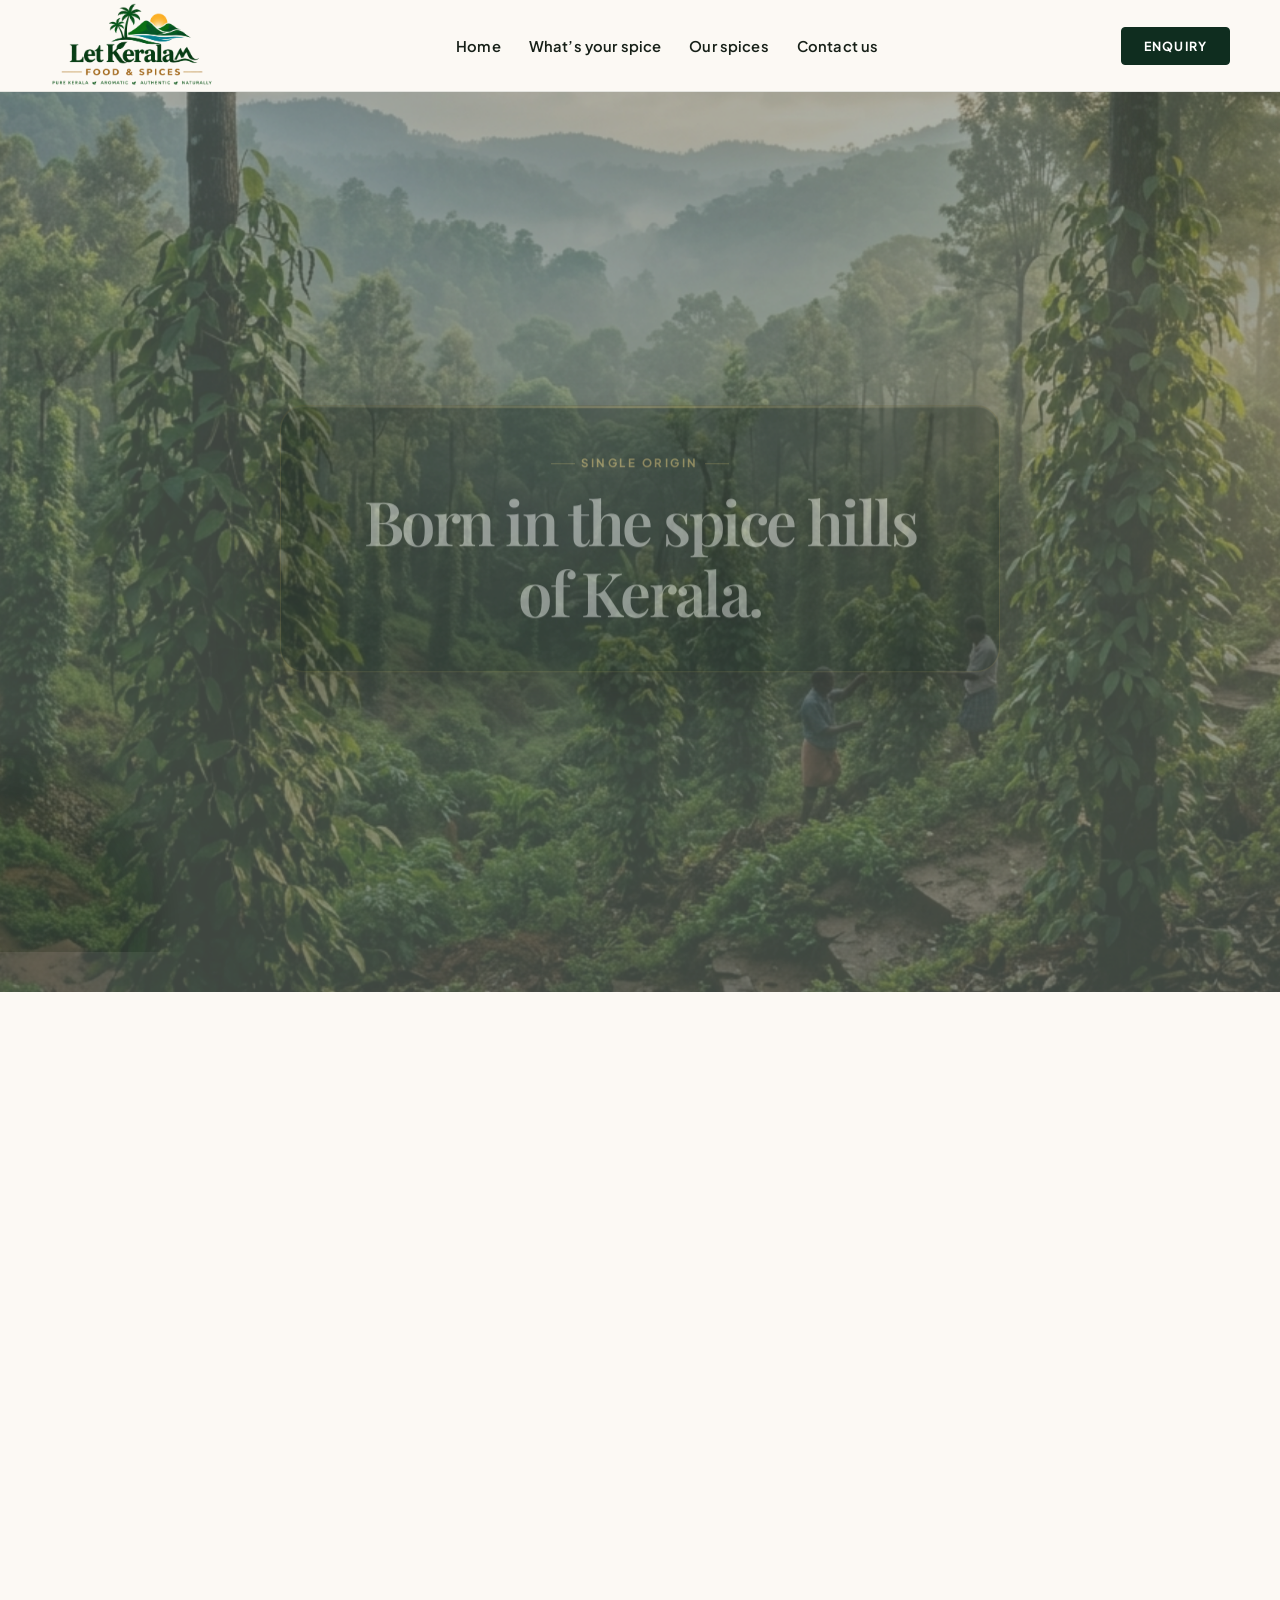
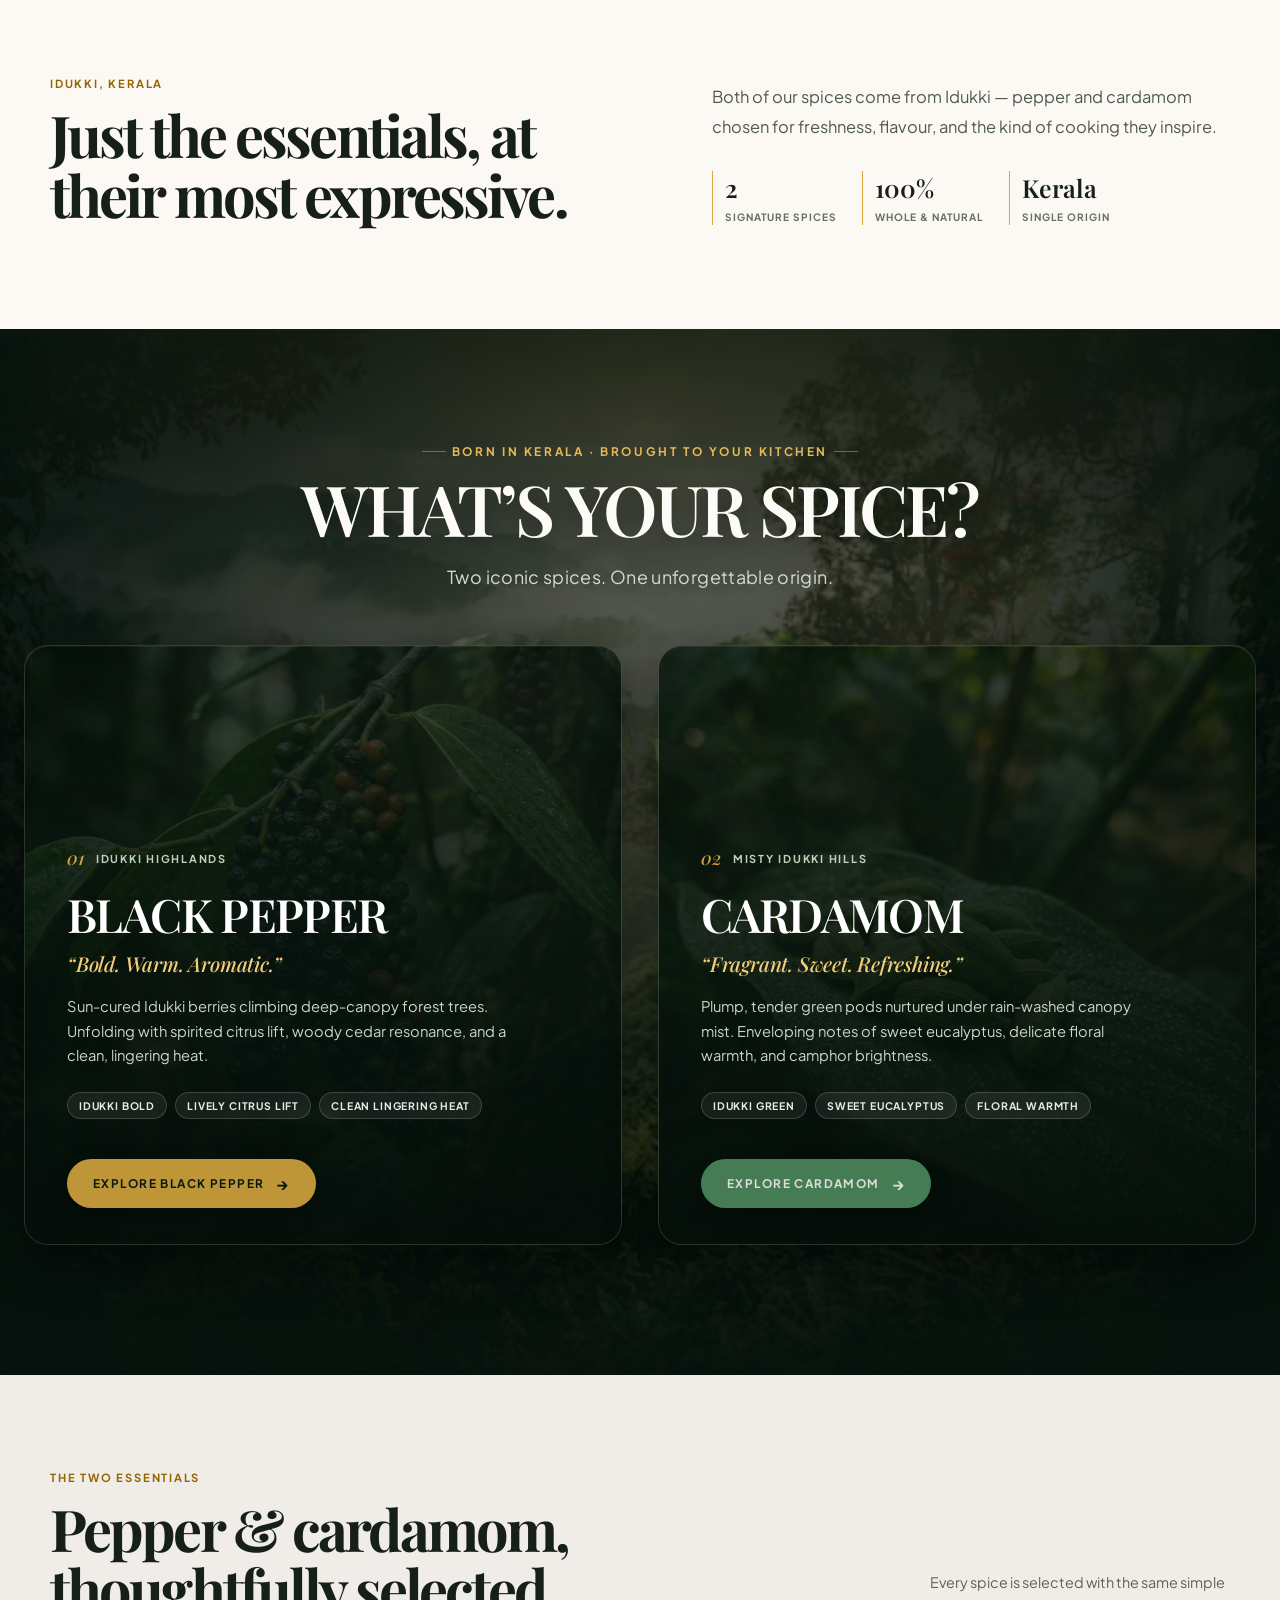
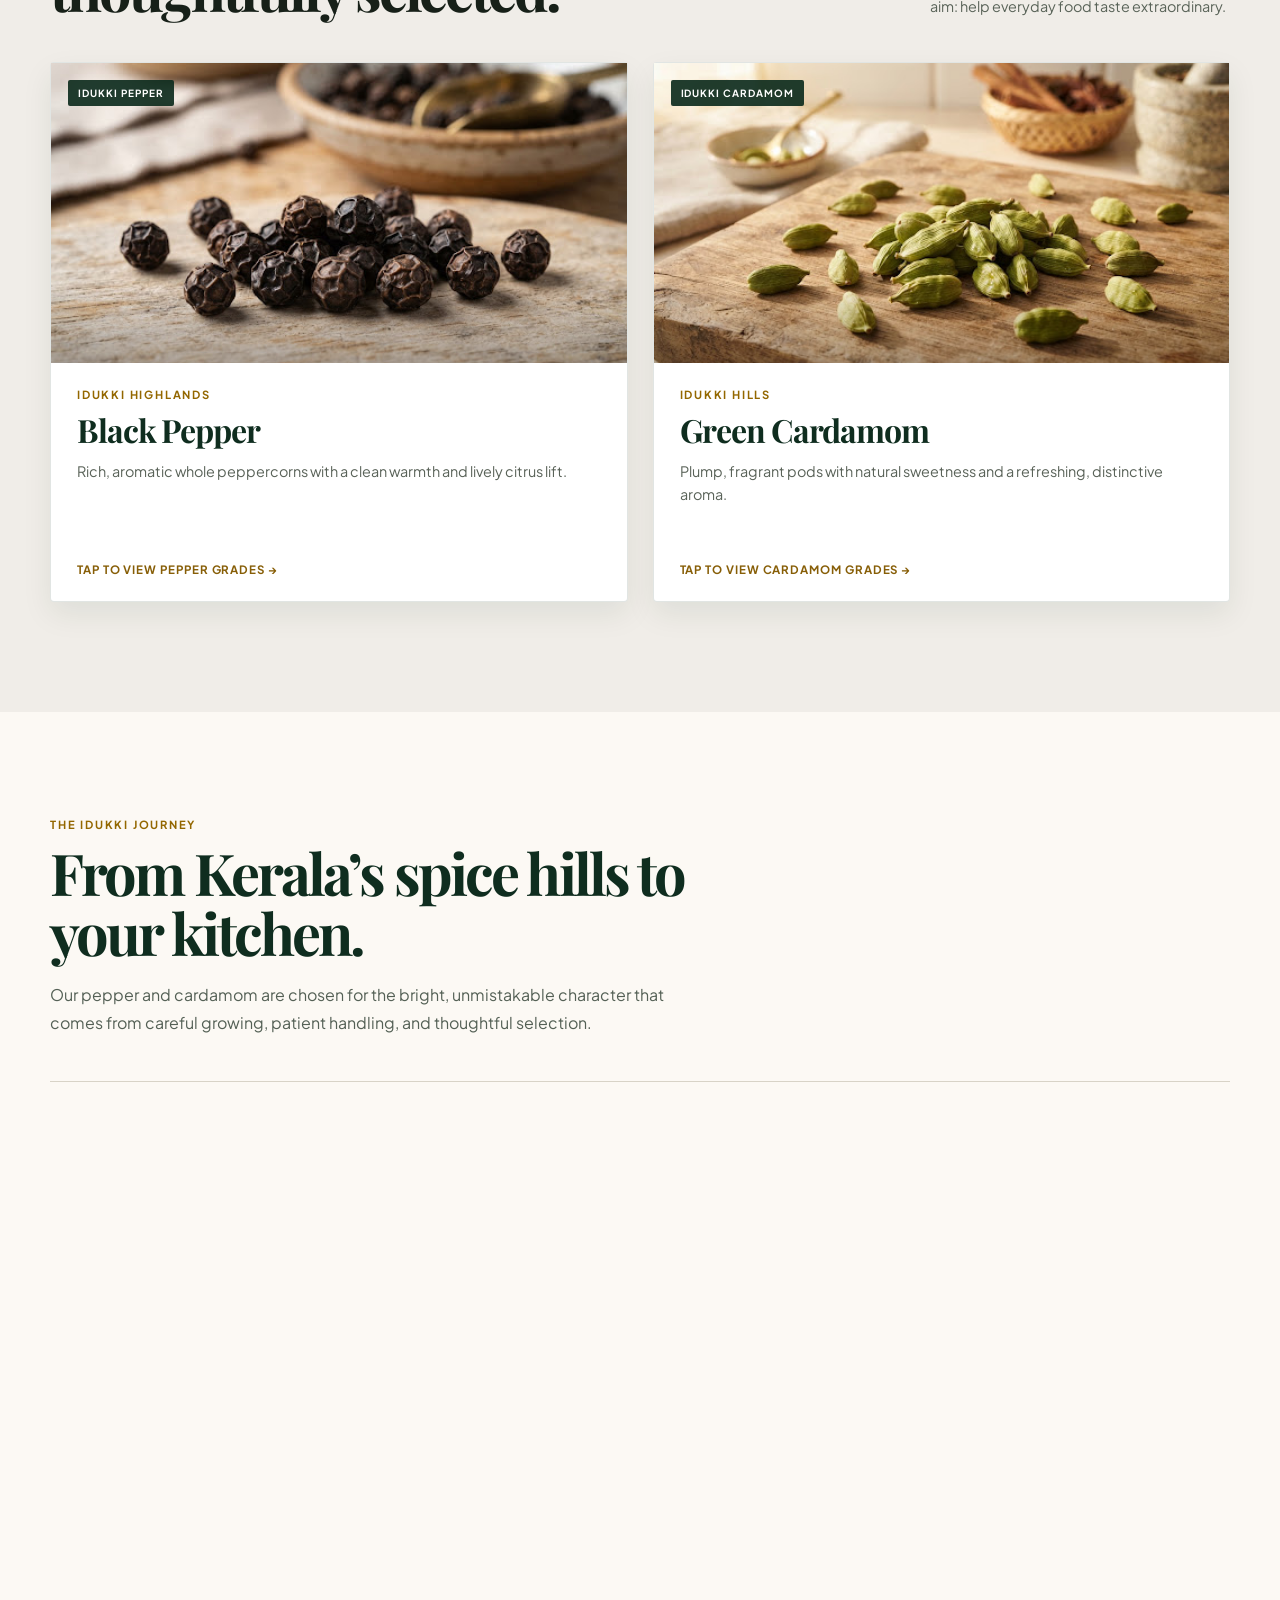
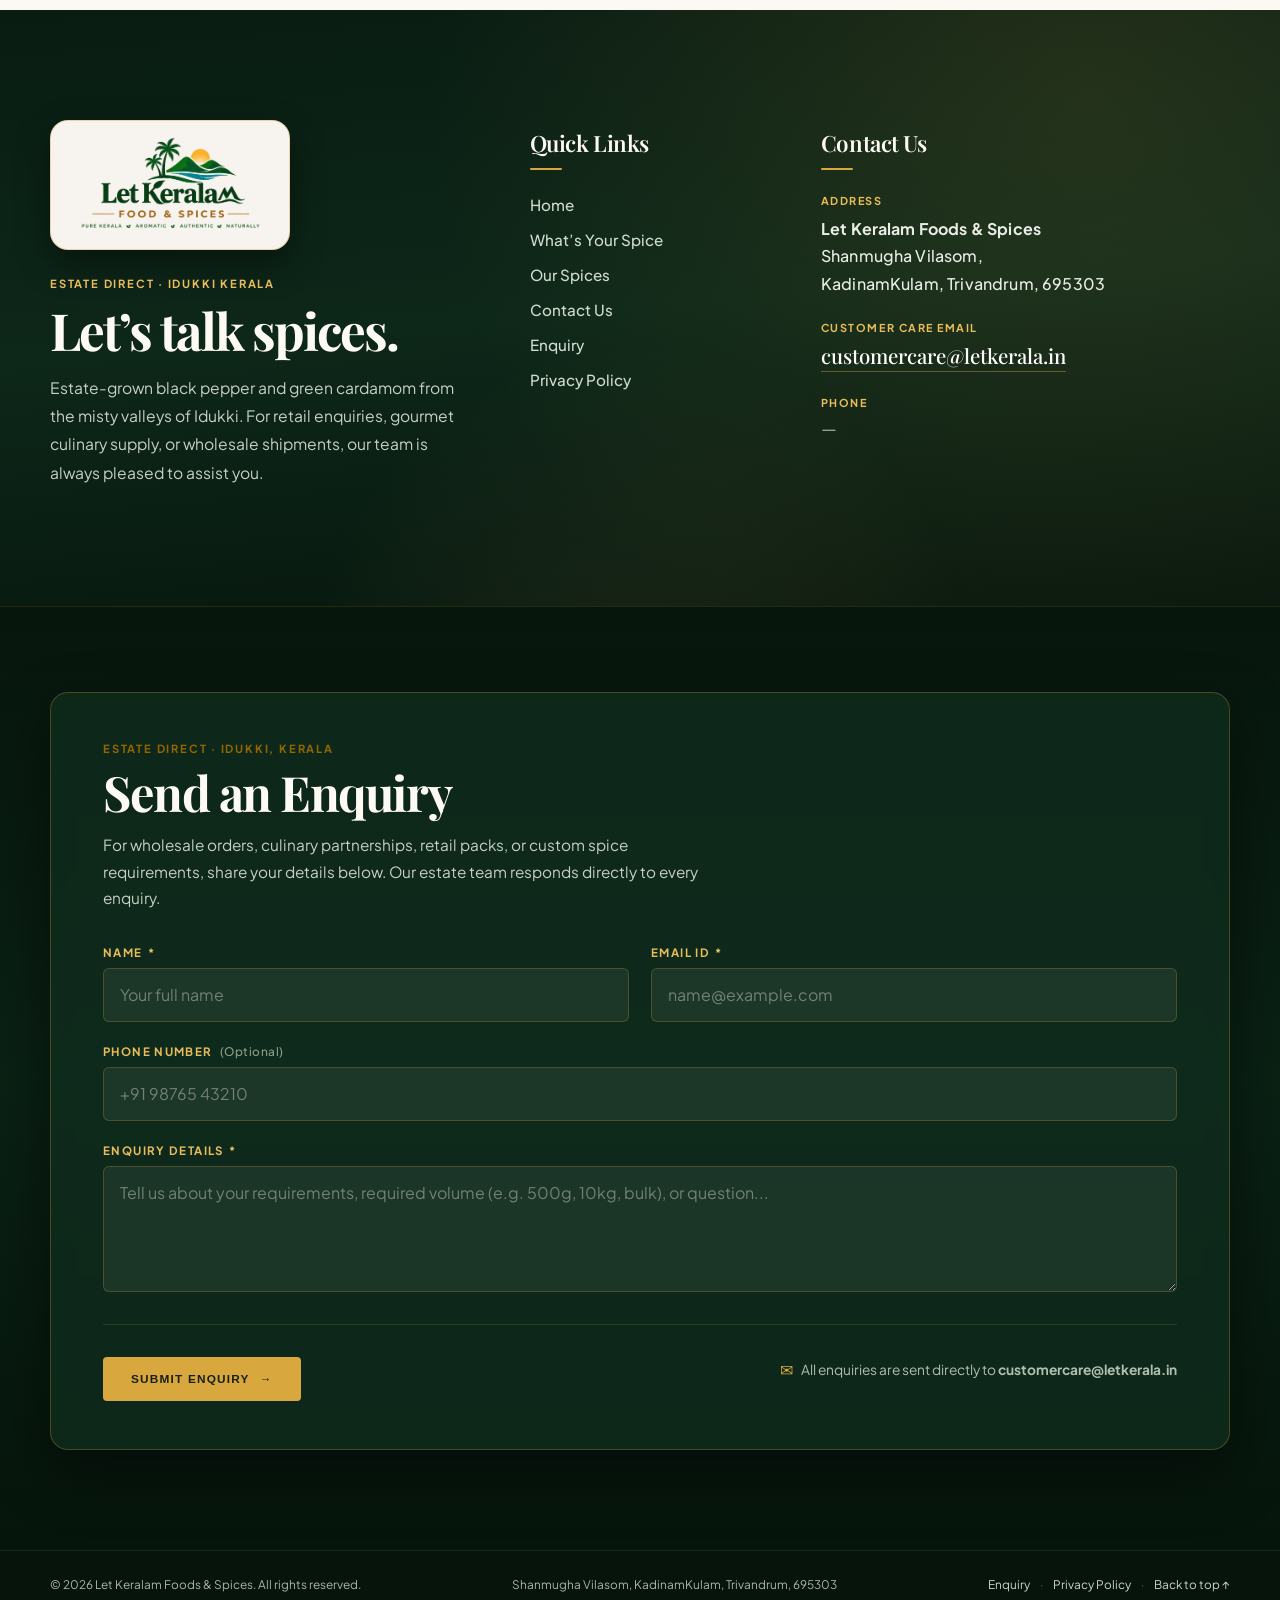
<file: index.html>
<!doctype html>
<html lang="en">
<head>
<meta charset="utf-8"><meta name="viewport" content="width=device-width,initial-scale=1">
<meta name="description" content="Let Keralam Foods & Spices — Premium estate-grown black pepper and green cardamom from the misty valleys of Idukki, Kerala.">
<link rel="canonical" href="https://letkerala.in/">
<meta name="robots" content="index, follow, max-image-preview:large, max-snippet:-1, max-video-preview:-1">

<!-- Open Graph / Facebook -->
<meta property="og:locale" content="en_IN">
<meta property="og:type" content="website">
<meta property="og:title" content="Let Keralam Foods &amp; Spices — Single-Origin Kerala Spices">
<meta property="og:description" content="Estate-grown, single-origin Tellicherry black pepper and fragrant green cardamom sourced directly from the misty plantations of Idukki, Kerala.">
<meta property="og:url" content="https://letkerala.in/">
<meta property="og:site_name" content="Let Keralam Foods &amp; Spices">
<meta property="og:image" content="https://letkerala.in/images/Logo/Logo%20with%20White%20Background.png">
<meta property="og:image:alt" content="Let Keralam Foods &amp; Spices Logo">

<!-- Twitter Card -->
<meta name="twitter:card" content="summary_large_image">
<meta name="twitter:title" content="Let Keralam Foods &amp; Spices — Single-Origin Kerala Spices">
<meta name="twitter:description" content="Estate-grown black pepper and green cardamom direct from high-altitude plantations of Idukki, Kerala.">
<meta name="twitter:image" content="https://letkerala.in/images/Logo/Logo%20with%20White%20Background.png">

<!-- Structured Data (JSON-LD) -->
<script type="application/ld+json">
{
  "@context": "https://schema.org",
  "@type": "Organization",
  "name": "Let Keralam Foods & Spices",
  "url": "https://letkerala.in/",
  "logo": "https://letkerala.in/images/Logo/Logo%20with%20White%20Background.png",
  "description": "Premium estate-grown, single-origin Tellicherry black pepper and fragrant green cardamom from the misty hill plantations of Idukki, Kerala.",
  "address": {
    "@type": "PostalAddress",
    "streetAddress": "Shanmugha Vilasom, KadinamKulam",
    "addressLocality": "Trivandrum",
    "addressRegion": "Kerala",
    "postalCode": "695303",
    "addressCountry": "IN"
  },
  "contactPoint": {
    "@type": "ContactPoint",
    "email": "customercare@letkerala.in",
    "contactType": "customer service",
    "areaServed": "IN",
    "availableLanguage": ["English", "Malayalam"]
  },
  "makesOffer": [
    {
      "@type": "Offer",
      "itemOffered": {
        "@type": "Product",
        "name": "Estate Sun-Ripened Tellicherry Black Pepper",
        "description": "Bold sun-dried black pepper berries with high piperine content, estate-harvested in Idukki, Kerala."
      }
    },
    {
      "@type": "Offer",
      "itemOffered": {
        "@type": "Product",
        "name": "High-Altitude Idukki Green Cardamom",
        "description": "Extra-bold fragrant green cardamom pods rich in essential aromatic eucalyptus notes from Kerala plantations."
      }
    }
  ]
}
</script>

<!-- Favicon -->
<link rel="icon" type="image/png" href="images/Logo/favicon.png">
<link rel="icon" type="image/x-icon" href="favicon.ico">
<link rel="icon" type="image/png" sizes="32x32" href="favicon-32x32.png">
<link rel="icon" type="image/png" sizes="16x16" href="favicon-16x16.png">
<link rel="apple-touch-icon" sizes="180x180" href="apple-touch-icon.png">
<link rel="manifest" href="site.webmanifest">
<title>Let Keralam Foods & Spices — Single-Origin Kerala Spices</title>
<link rel="preconnect" href="https://fonts.googleapis.com"><link rel="preconnect" href="https://fonts.gstatic.com" crossorigin><link href="https://fonts.googleapis.com/css2?family=Playfair+Display:ital,wght@0,500;0,600;0,700;1,500&family=Plus+Jakarta+Sans:wght@400;500;600;700&display=swap" rel="stylesheet">
<style>
:root{--forest:#0f2d1f;--ink:#172018;--paper:#fcf9f4;--mist:#f0ede8;--gold:#d8a83e;--line:#d8d3c7}*{box-sizing:border-box}html{scroll-behavior:smooth}body{margin:0;background:var(--paper);color:var(--ink);font-family:"Plus Jakarta Sans",sans-serif}a{color:inherit;text-decoration:none}.shell{width:min(1180px,calc(100% - 40px));margin:auto}.eyebrow{color:#936700;font-size:.7rem;font-weight:700;letter-spacing:.16em;text-transform:uppercase}.site-header{position:sticky;top:0;z-index:20;background:rgba(252,249,244,.94);border-bottom:1px solid rgba(15,45,31,.1);backdrop-filter:blur(12px)}.nav{height:92px;display:flex;align-items:center;justify-content:space-between;gap:24px}.brand{display:flex;align-items:center;gap:11px;min-width:max-content}.brand img{height:86px;width:auto;max-width:280px;object-fit:contain}.brand-name{display:block;font:700 1.06rem/1 "Playfair Display",serif;letter-spacing:-.02em}.brand-sub{display:block;margin-top:4px;color:#8a620c;font-size:.56rem;font-weight:700;letter-spacing:.13em;text-transform:uppercase}.nav-links{display:flex;align-items:center;gap:28px;font-size:.92rem;font-weight:600}.nav-links a{padding:6px 0;border-bottom:1px solid transparent}.nav-links a:hover{color:#8a620c;border-color:#d8a83e}.nav-contact,.nav-enquiry{padding:11px 16px;border:1px solid var(--forest);color:var(--forest);font-size:.72rem;font-weight:700;letter-spacing:.08em;text-transform:uppercase}.nav-contact:hover,.nav-enquiry:hover{background:var(--forest);color:#fff}.menu{display:none;border:0;background:transparent;color:var(--forest);font-size:1.4rem;cursor:pointer}.hero{position:relative;min-height:630px;overflow:hidden;display:grid;align-items:center;background:linear-gradient(90deg,rgba(10,30,18,.89),rgba(10,30,18,.5)),url("images/spice-01.jpg") center/cover;color:#fff}.hero:after{content:"";position:absolute;inset:auto 0 0;height:150px;background:linear-gradient(transparent,var(--paper))}.hero-copy{position:relative;z-index:2;padding:105px 0 150px;max-width:690px}.hero .eyebrow{color:#f0c867}h1,h2,h3{font-family:"Playfair Display",serif}h1{font-size:clamp(3.5rem,8vw,6.6rem);line-height:.95;letter-spacing:-.06em;margin:17px 0 22px}h1 em{color:#f2c967;font-weight:500}.hero p{max-width:500px;color:#edf1e9;font-size:1rem;line-height:1.75}.button{display:inline-flex;gap:10px;margin-top:18px;padding:14px 19px;background:var(--gold);color:#1d2b1c;font-size:.72rem;font-weight:700;letter-spacing:.1em;text-transform:uppercase;transition:.2s}.button:hover{transform:translateY(-2px);background:#edc257}.spice-drift{pointer-events:none;position:fixed;inset:0;z-index:15;overflow:hidden}.drop{position:absolute;opacity:.95;animation:drift linear infinite}.pepper{width:16px;height:16px;border-radius:50%;background:radial-gradient(circle at 32% 28%,#806551 0 10%,#38281e 35%,#120d09 78%);box-shadow:inset -2px -3px 3px rgba(0,0,0,.5)}.cardamom{width:16px;height:28px;border-radius:50% 50% 46% 46%;background:repeating-linear-gradient(90deg,#3b5934 0 2px,#6d9160 2px 3px,#355132 3px 5px);transform:rotate(28deg);box-shadow:0 1px 1px rgba(0,0,0,.25)}.drop:nth-child(1){left:7%;top:13%;animation-duration:15s}.drop:nth-child(2){left:88%;top:19%;animation-duration:19s}.drop:nth-child(3){left:76%;top:65%;animation-duration:13s}.drop:nth-child(4){left:47%;top:11%;animation-duration:22s}.drop:nth-child(5){left:94%;top:49%;animation-duration:17s}.drop:nth-child(6){left:17%;top:73%;animation-duration:20s}.drop:nth-child(7){left:33%;top:51%;animation-duration:16s}.drop:nth-child(8){left:63%;top:84%;animation-duration:21s}@keyframes drift{0%,100%{translate:0 -10px;rotate:0deg}50%{translate:20px 26px;rotate:25deg}}.intro{display:grid;grid-template-columns:1.05fr .95fr;gap:90px;align-items:end;padding:104px 0}h2{font-size:clamp(2.4rem,4.5vw,4.4rem);letter-spacing:-.05em;line-height:1.04;margin:15px 0 0}.intro p{margin:0;color:#4e5a50;font-size:1.03rem;line-height:1.85}.facts{display:flex;flex-wrap:wrap;gap:25px;margin-top:28px}.fact{border-left:1px solid var(--gold);padding-left:12px}.fact strong{display:block;font:600 1.55rem "Playfair Display",serif}.fact span{color:#637064;font-size:.63rem;font-weight:700;letter-spacing:.1em;text-transform:uppercase}.products{padding:95px 0 110px;background:var(--mist)}.section-head{display:flex;justify-content:space-between;align-items:end;gap:30px;margin-bottom:43px}.section-head h2{max-width:650px}.section-head p{max-width:300px;margin:0;color:#596358;font-size:.9rem;line-height:1.65}.product-grid{display:grid;grid-template-columns:repeat(2,minmax(0,1fr));gap:25px}.product{background:#fff;border:1px solid rgba(15,45,31,.1);overflow:hidden;box-shadow:0 12px 30px rgba(15,45,31,.06);transition:.3s}.product:hover{transform:translateY(-5px);box-shadow:0 22px 42px rgba(15,45,31,.14)}.product-image{position:relative;height:300px;overflow:hidden;background:#dde0d6}.product-image img{width:100%;height:100%;object-fit:cover;transition:.6s}.product:hover img{transform:scale(1.05)}.tag{position:absolute;top:17px;left:17px;padding:7px 10px;background:rgba(15,45,31,.9);color:#fff;font-size:.62rem;font-weight:700;letter-spacing:.1em;text-transform:uppercase}.product-body{padding:26px}.product h3{margin:7px 0 12px;color:var(--forest);font-size:1.85rem;letter-spacing:-.035em}.product p{margin:0;color:#596258;font-size:.88rem;line-height:1.65}.notes{display:flex;flex-wrap:wrap;gap:7px;margin-top:20px}.notes span{padding:6px 8px;border:1px solid #d8d2c3;color:#60685c;font-size:.62rem;font-weight:700;letter-spacing:.05em;text-transform:uppercase}.text-link{display:inline-block;margin-top:23px;padding-bottom:4px;border-bottom:1px solid var(--gold);color:var(--forest);font-size:.7rem;font-weight:700;letter-spacing:.1em;text-transform:uppercase}.contact{background:var(--forest);color:#f5f1e8;padding:105px 0}.contact-grid{display:grid;grid-template-columns:1.15fr .85fr;gap:70px;align-items:center}.contact .eyebrow{color:#e9bd59}.contact h2{margin-top:14px}.contact p{max-width:470px;color:#c6d0c3;line-height:1.8}.contact-card{border:1px solid rgba(230,190,93,.5);padding:29px}.contact-label{color:#e9bd59;font-size:.63rem;font-weight:700;letter-spacing:.13em;text-transform:uppercase}.contact-email{display:block;margin-top:10px;font:500 clamp(1.25rem,2vw,1.8rem) "Playfair Display",serif;overflow-wrap:anywhere}.contact-email:hover{color:#eac25e}.contact-phone{margin-top:28px;padding-top:25px;border-top:1px solid rgba(255,255,255,.16);color:#b8c5b7;font-size:.9rem}footer{background:#091b10;color:#b9c5b8;padding:23px 0;font-size:.68rem}.footer-row{display:flex;justify-content:space-between;gap:18px}@media(max-width:760px){.shell{width:min(100% - 32px,1180px)}.nav{height:68px}.nav-links,.nav-contact,.nav-enquiry{display:none}.menu{display:block}.nav-links.open{display:grid;position:absolute;top:68px;left:0;right:0;padding:12px 16px 20px;background:var(--paper);border-bottom:1px solid var(--line);gap:4px}.nav-links.open a{padding:12px 0}.hero{min-height:600px}.hero-copy{padding:85px 0 120px}.intro,.contact-grid{grid-template-columns:1fr;gap:34px;padding:75px 0}.section-head{display:block}.section-head p{margin-top:18px}.products{padding:72px 0}.product-grid{grid-template-columns:1fr}.product-image{height:260px}.contact{padding:0}.footer-row{display:grid;gap:8px;text-align:center}.spice-drift .drop{transform:scale(.8)}}
</style>
<link rel="stylesheet" href="product-details.css"><link rel="stylesheet" href="journey.css"><link rel="stylesheet" href="whats-your-spice.css"><link rel="stylesheet" href="interactions.css"><link rel="stylesheet" href="cinematic-hero.css"><script defer src="product-details.js"></script><script defer src="journey.js"></script><script defer src="whats-your-spice.js"></script><script defer src="interactions.js"></script><script defer src="cinematic-hero.js"></script></head>
<body>
<header class="site-header"><div class="shell nav"><a class="brand" href="#top" aria-label="Let Keralam Foods &amp; Spices"><img src="images/Logo/Logo without bg.png" alt="Let Keralam Foods &amp; Spices logo" width="280" height="86" fetchpriority="high"><span><span class="brand-name">LET KERALAM</span><span class="brand-sub">Foods &amp; Spices</span></span></a><nav class="nav-links" id="nav-links"><a href="#top">Home</a><a href="#whats-your-spice">What’s your spice</a><a href="#products">Our spices</a><a href="#contact">Contact us</a><a class="mobile-nav-enquiry" href="#enquiry">Enquiry</a></nav><a class="nav-enquiry" href="#enquiry">Enquiry</a><button class="menu" id="menu" aria-controls="nav-links" aria-expanded="false">☰</button></div></header>
<main id="top">
<div class="cinematic-hero-track" id="hero-track">
  <section class="hero cinematic-viewport" id="hero" aria-label="Cinematic journey through Kerala spices">
    
    <!-- Cinematic Visual Camera Layers -->
    <div class="cinematic-camera" aria-hidden="true">
      <div class="scene-layer scene-kerala"></div>
      <div class="scene-layer scene-plantation"></div>
      <div class="scene-layer scene-pepper-macro"></div>
      <div class="scene-layer scene-mist-transition"></div>
      <div class="scene-layer scene-cardamom-macro"></div>
      <div class="scene-layer scene-brand-finish"></div>
      
      <!-- Interactive environmental elements -->
      <div class="hero-sunlight" id="hero-sunlight"></div>
      <div class="hero-foliage hero-foliage-tr"></div>
      <div class="hero-foliage hero-foliage-bl"></div>

      <!-- Floating Botanical Leaves (Wind-Fall Animation) -->
      <div class="botanical-drift" aria-hidden="true">
        <!-- Monstera leaves -->
        <img class="fall-leaf monstera ml-1" src="images/leaves/leaf-monstera.png" alt="" loading="lazy" decoding="async" width="44" height="60">
        <img class="fall-leaf monstera ml-2" src="images/leaves/leaf-monstera.png" alt="" loading="lazy" decoding="async" width="44" height="60">
        <img class="fall-leaf monstera ml-3" src="images/leaves/leaf-monstera.png" alt="" loading="lazy" decoding="async" width="44" height="60">
        <img class="fall-leaf monstera ml-4" src="images/leaves/leaf-monstera.png" alt="" loading="lazy" decoding="async" width="44" height="60">
        <img class="fall-leaf monstera ml-5" src="images/leaves/leaf-monstera.png" alt="" loading="lazy" decoding="async" width="44" height="60">
        <!-- Gold feather leaves -->
        <img class="fall-leaf gold gl-1" src="images/leaves/leaf-gold.png" alt="" loading="lazy" decoding="async" width="28" height="50">
        <img class="fall-leaf gold gl-2" src="images/leaves/leaf-gold.png" alt="" loading="lazy" decoding="async" width="28" height="50">
        <img class="fall-leaf gold gl-3" src="images/leaves/leaf-gold.png" alt="" loading="lazy" decoding="async" width="28" height="50">
        <img class="fall-leaf gold gl-4" src="images/leaves/leaf-gold.png" alt="" loading="lazy" decoding="async" width="28" height="50">
      </div>

    </div>

    <!-- Editorial Story Stages -->
    <div class="cinematic-story">
      <!-- Stage 1: Kerala Landscape & Initial Hero Intro -->
      <article class="story-stage stage-1-intro stage-active">
        <div class="stage-content-wrap">
          <div class="eyebrow">From Idukki, Kerala</div>
          <h1>Two spices.<br><em>Endless</em> flavour.</h1>
          <p>Estate-grown Idukki black pepper and green cardamom, selected for their vivid aroma and unmistakable Kerala character.</p>
          <a class="button" href="#whats-your-spice"><span class="btn-text">Explore the collection</span> <span class="btn-arrow">→</span></a>
        </div>
      </article>

      <!-- Stage 2: Plantation Canopy -->
      <article class="story-stage stage-2-canopy">
        <div class="story-card-glass">
          <span class="story-badge">Single Origin</span>
          <h2>Born in the spice hills of Kerala.</h2>
        </div>
      </article>

      <!-- Stage 3: Black Pepper Editorial -->
      <article class="story-stage stage-3-pepper">
        <div class="story-card-glass">
          <span class="story-num">01 · Idukki</span>
          <h2>BLACK PEPPER</h2>
          <p class="story-statement">“Bold. Warm. Naturally aromatic.”</p>
          <p>High-altitude sun-cured Idukki berries climbing forest trees, developing complex woodiness and lively citrus lift.</p>
        </div>
      </article>

      <!-- Stage 4: Green Cardamom Editorial -->
      <article class="story-stage stage-4-cardamom">
        <div class="story-card-glass">
          <span class="story-num">02 · Idukki</span>
          <h2>GREEN CARDAMOM</h2>
          <p class="story-statement">“Fragrant. Sweet. Intensely aromatic.”</p>
          <p>Plump, rain-washed pods nurtured in misty valleys, filled with sweet eucalyptus notes and dark aromatic seeds.</p>
        </div>
      </article>

      <!-- Stage 5: LET KERALAM Final Brand Reveal -->
      <article class="story-stage stage-5-brand">
        <div class="story-card-glass">
          <span class="brand-badge">Authentic Kerala · Estate Grown</span>
          <h2>LET KERALAM</h2>
          <p>Pure single-origin spices from the hills of South India to your kitchen.</p>
        </div>
      </article>
    </div>

    <!-- Subtle Scroll Hint -->
    <div class="cinematic-scroll-hint" aria-hidden="true">
      <span>Scroll to explore</span>
      <div class="hint-line"></div>
    </div>

  </section>
</div>
<section class="shell intro"><div><div class="eyebrow">Our collection</div><h2>Just the essentials, at their most expressive.</h2></div><div><p>We are keeping things focused: beautifully fragrant pepper and cardamom from the hills of Kerala. Each harvest is carefully chosen for freshness, flavour, and the kind of cooking it inspires.</p><div class="facts"><div class="fact"><strong>2</strong><span>Signature spices</span></div><div class="fact"><strong>100%</strong><span>Whole &amp; natural</span></div><div class="fact"><strong>Kerala</strong><span>Single origin</span></div></div></div></section>
<section class="whats-your-spice" id="whats-your-spice" aria-label="What’s Your Spice? Interactive Spice Exploration">
  <div class="spice-env" aria-hidden="true">
    <div class="env-layer env-default" style="background-image: url('images/spice-10.jpg');"></div>
    <div class="env-layer env-pepper" style="background-image: url('images/pepper-plantation.jpg');"></div>
    <div class="env-layer env-cardamom" style="background-image: url('images/cardamom-plantation.jpg');"></div>
    <div class="env-overlay"></div>
    <div class="env-light-drift"></div>
  </div>
  <div class="shell wys-shell">
    <header class="wys-header">
      <span class="wys-eyebrow">Born in Kerala · Brought to your kitchen</span>
      <h2 class="wys-title">WHAT’S YOUR SPICE?</h2>
      <p class="wys-sub">Two iconic spices. One unforgettable origin.</p>
    </header>
    <div class="wys-portals" role="region" aria-label="Choose your spice doorway">
      <article class="wys-card wys-card--pepper" data-spice="pepper" tabindex="0" role="button" aria-label="Enter Black Pepper: Bold. Warm. Aromatic.">
        <div class="wys-cluster wys-cluster--pepper" aria-hidden="true">
          <img src="images/pepper-cluster.jpg" alt="Kerala black pepper vine cluster" loading="lazy" decoding="async" width="800" height="800">
          <div class="wys-cluster-glow"></div>
        </div>
        <div class="wys-card-doorway">
          <div class="wys-card-bg" style="background-image: url('images/pepper-cluster.jpg');"></div>
          <div class="wys-card-backdrop"></div>
          <div class="wys-card-content">
            <div class="wys-badge"><span class="wys-num">01</span><span class="wys-origin">Idukki Highlands</span></div>
            <h3 class="wys-spice-name">BLACK PEPPER</h3>
            <p class="wys-essence">“Bold. Warm. Aromatic.”</p>
            <p class="wys-desc">Sun-cured Idukki berries climbing deep-canopy forest trees. Unfolding with spirited citrus lift, woody cedar resonance, and a clean, lingering heat.</p>
            <div class="wys-notes"><span>Idukki Bold</span><span>Lively Citrus Lift</span><span>Clean Lingering Heat</span></div>
            <div class="wys-cta-wrap"><a href="#product-pepper" class="wys-cta" tabindex="-1"><span>EXPLORE BLACK PEPPER</span><span class="wys-arrow">→</span></a></div>
          </div>
        </div>
      </article>
      <article class="wys-card wys-card--cardamom" data-spice="cardamom" tabindex="0" role="button" aria-label="Enter Cardamom: Fragrant. Sweet. Refreshing.">
        <div class="wys-cluster wys-cluster--cardamom" aria-hidden="true">
          <img src="images/cardamom-cluster.jpg" alt="Fresh green cardamom pods cluster" loading="lazy" decoding="async" width="800" height="800">
          <div class="wys-cluster-glow"></div>
        </div>
        <div class="wys-card-doorway">
          <div class="wys-card-bg" style="background-image: url('images/cardamom-cluster.jpg');"></div>
          <div class="wys-card-backdrop"></div>
          <div class="wys-card-content">
            <div class="wys-badge"><span class="wys-num">02</span><span class="wys-origin">Misty Idukki Hills</span></div>
            <h3 class="wys-spice-name">CARDAMOM</h3>
            <p class="wys-essence">“Fragrant. Sweet. Refreshing.”</p>
            <p class="wys-desc">Plump, tender green pods nurtured under rain-washed canopy mist. Enveloping notes of sweet eucalyptus, delicate floral warmth, and camphor brightness.</p>
            <div class="wys-notes"><span>Idukki Green</span><span>Sweet Eucalyptus</span><span>Floral Warmth</span></div>
            <div class="wys-cta-wrap"><a href="#product-cardamom" class="wys-cta" tabindex="-1"><span>EXPLORE CARDAMOM</span><span class="wys-arrow">→</span></a></div>
          </div>
        </div>
      </article>
    </div>
  </div>
</section>
<section class="products" id="products"><div class="shell"><div class="section-head"><div><div class="eyebrow">The two essentials</div><h2>Pepper &amp; cardamom, thoughtfully selected.</h2></div><p>Every spice is selected with the same simple aim: help everyday food taste extraordinary.</p></div><div class="product-grid"><article class="product" id="product-pepper"><div class="product-image"><img src="images/spice-04.jpg" alt="Idukki black peppercorns" loading="lazy" decoding="async" width="600" height="400"><span class="tag">Whole pepper</span><div class="product-image-light" aria-hidden="true"></div></div><div class="product-body"><div class="eyebrow">Idukki</div><h3>Black Pepper</h3><p>Extra-bold, aromatic peppercorns with lively citrus lift, warm woodiness, and a clean, lingering heat.</p><div class="notes"><span>Grapefruit zest</span><span>Green cedar</span><span>Warm finish</span></div><a class="text-link" href="mailto:customercare@letkerala.in?subject=Idukki%20Black%20Pepper%20enquiry"><span class="tl-text">Enquire about pepper</span> <span class="tl-arrow">→</span></a></div></article><article class="product" id="product-cardamom"><div class="product-image"><img src="images/spice-09.jpg" alt="Green cardamom pods" loading="lazy" decoding="async" width="600" height="400"><span class="tag">Green cardamom</span><div class="product-image-light" aria-hidden="true"></div></div><div class="product-body"><div class="eyebrow">Idukki</div><h3>Green Cardamom</h3><p>Plump, fragrant pods with sweet eucalyptus notes, floral warmth, and richly aromatic dark seeds.</p><div class="notes"><span>Sweet eucalyptus</span><span>White lily</span><span>Pine needle</span></div><a class="text-link" href="mailto:customercare@letkerala.in?subject=Green%20Cardamom%20enquiry"><span class="tl-text">Enquire about cardamom</span> <span class="tl-arrow">→</span></a></div></article></div></div></section>
<section class="contact" id="contact">
  <div class="contact-ambience" aria-hidden="true"></div>
  <div class="shell">
    <div class="contact-layout">
      <!-- Column 1: Brand & Editorial Message -->
      <div class="contact-brand-col">
        <div class="contact-brand">
          <div class="contact-logo-badge">
            <img src="images/Logo/Logo without bg.png" alt="Let Keralam Foods &amp; Spices logo" loading="lazy" decoding="async" width="280" height="86">
          </div>
        </div>
        <div class="eyebrow">Estate Direct · Idukki Kerala</div>
        <h2 class="contact-title">Let’s talk spices.</h2>
        <p class="contact-desc">Estate-grown black pepper and green cardamom from the misty valleys of Idukki. For retail enquiries, gourmet culinary supply, or wholesale shipments, our team is always pleased to assist you.</p>
      </div>

      <!-- Column 2: Quick Links (Based on our website pages) -->
      <div class="contact-nav-col">
        <h3 class="contact-col-heading">Quick Links</h3>
        <ul class="contact-quick-links">
          <li><a href="#top">Home</a></li>
          <li><a href="#whats-your-spice">What’s Your Spice</a></li>
          <li><a href="#products">Our Spices</a></li>
          <li><a href="#contact">Contact Us</a></li>
          <li><a href="#enquiry">Enquiry</a></li>
          <li><a href="privacy-policy.html">Privacy Policy</a></li>
        </ul>
      </div>

      <!-- Column 3: Contact Us, Address & Email (No icons, email below address) -->
      <div class="contact-info-col">
        <h3 class="contact-col-heading">Contact Us</h3>
        
        <!-- Address -->
        <div class="contact-block">
          <span class="contact-sublabel">Address</span>
          <address class="contact-address-text">
            <strong>Let Keralam Foods &amp; Spices</strong><br>
            Shanmugha Vilasom,<br>
            KadinamKulam, Trivandrum, 695303
          </address>
        </div>

        <!-- Customer Care Email directly below address -->
        <div class="contact-block">
          <span class="contact-sublabel">Customer Care Email</span>
          <a class="contact-email-link" href="mailto:customercare@letkerala.in">customercare@letkerala.in</a>
        </div>

        <!-- Phone (Blank) -->
        <div class="contact-block">
          <span class="contact-sublabel">Phone</span>
          <span class="contact-blank">—</span>
        </div>

      </div>
    </div>
  </div>
</section>

<!-- ==========================================================================
     Enquiry Section (Trade, Culinary & General Inquiries)
     ========================================================================== -->
<section class="enquiry-section" id="enquiry" aria-label="Send an enquiry to Let Keralam Foods &amp; Spices">
  <div class="shell">
    <div class="enquiry-card">
      <div class="enquiry-header">
        <div class="eyebrow">Estate Direct · Idukki, Kerala</div>
        <h2 class="enquiry-title">Send an Enquiry</h2>
        <p class="enquiry-subtitle">For wholesale orders, culinary partnerships, retail packs, or custom spice requirements, share your details below. Our estate team responds directly to every enquiry.</p>
      </div>

      <!-- Main Enquiry Form -->
      <form class="enquiry-form" id="enquiry-form" action="mailto:customercare@letkerala.in" method="post" enctype="text/plain" novalidate>
        <div class="form-grid">
          
          <!-- Name -->
          <div class="form-group" id="group-name">
            <label for="enquiry-name" class="form-label">Name <span class="req-star" title="Required">*</span></label>
            <input type="text" id="enquiry-name" name="name" class="form-input" placeholder="Your full name" required autocomplete="name">
            <span class="field-error" id="name-error">Please enter your name</span>
          </div>

          <!-- Email ID -->
          <div class="form-group" id="group-email">
            <label for="enquiry-email" class="form-label">Email ID <span class="req-star" title="Required">*</span></label>
            <input type="email" id="enquiry-email" name="email" class="form-input" placeholder="name@example.com" required autocomplete="email">
            <span class="field-error" id="email-error">Please enter a valid email address</span>
          </div>

          <!-- Phone Number (Optional) -->
          <div class="form-group form-group-full" id="group-phone">
            <label for="enquiry-phone" class="form-label">Phone Number <span class="opt-tag">(Optional)</span></label>
            <input type="tel" id="enquiry-phone" name="phone" class="form-input" placeholder="+91 98765 43210" autocomplete="tel">
          </div>

          <!-- Enquiry Details -->
          <div class="form-group form-group-full" id="group-message">
            <label for="enquiry-message" class="form-label">Enquiry Details <span class="req-star" title="Required">*</span></label>
            <textarea id="enquiry-message" name="message" class="form-textarea" rows="4" placeholder="Tell us about your requirements, required volume (e.g. 500g, 10kg, bulk), or question..." required></textarea>
            <span class="field-error" id="message-error">Please enter your enquiry details</span>
          </div>

        </div>

        <div class="form-footer">
          <button type="submit" class="button enquiry-submit-btn" id="enquiry-submit-btn">
            <span class="btn-text">Submit Enquiry</span>
            <span class="btn-arrow">→</span>
          </button>
          
          <div class="enquiry-target-note">
            <span class="note-icon">✉</span>
            <span>All enquiries are sent directly to <strong>customercare@letkerala.in</strong></span>
          </div>
        </div>
      </form>

      <!-- Simple Success Message (Shown after sending) -->
      <div class="enquiry-success-message" id="enquiry-success" style="display:none;" aria-live="polite">
        <div class="success-check-badge">✓</div>
        <h3 class="success-heading">Thank you! Your enquiry has been sent.</h3>
        <p class="success-text">Our team at <strong>customercare@letkerala.in</strong> has received your message and will get back to you shortly.</p>
        <button type="button" class="enquiry-reset-link" id="new-enquiry-btn">Send another enquiry</button>
      </div>

    </div>
  </div>
</section>
</main>
<footer><div class="shell footer-row"><span>© 2026 Let Keralam Foods &amp; Spices. All rights reserved.</span><span>Shanmugha Vilasom, KadinamKulam, Trivandrum, 695303</span><div class="footer-links"><a href="#enquiry">Enquiry</a><span class="footer-sep">·</span><a href="privacy-policy.html">Privacy Policy</a><span class="footer-sep">·</span><a href="#top">Back to top ↑</a></div></div></footer>
<script>const b=document.getElementById('menu'),n=document.getElementById('nav-links');b.addEventListener('click',()=>{const o=n.classList.toggle('open');b.setAttribute('aria-expanded',o);b.textContent=o?'×':'☰'});n.querySelectorAll('a').forEach(a=>a.addEventListener('click',()=>{n.classList.remove('open');b.setAttribute('aria-expanded','false');b.textContent='☰'}));</script>
</body></html>
</file>
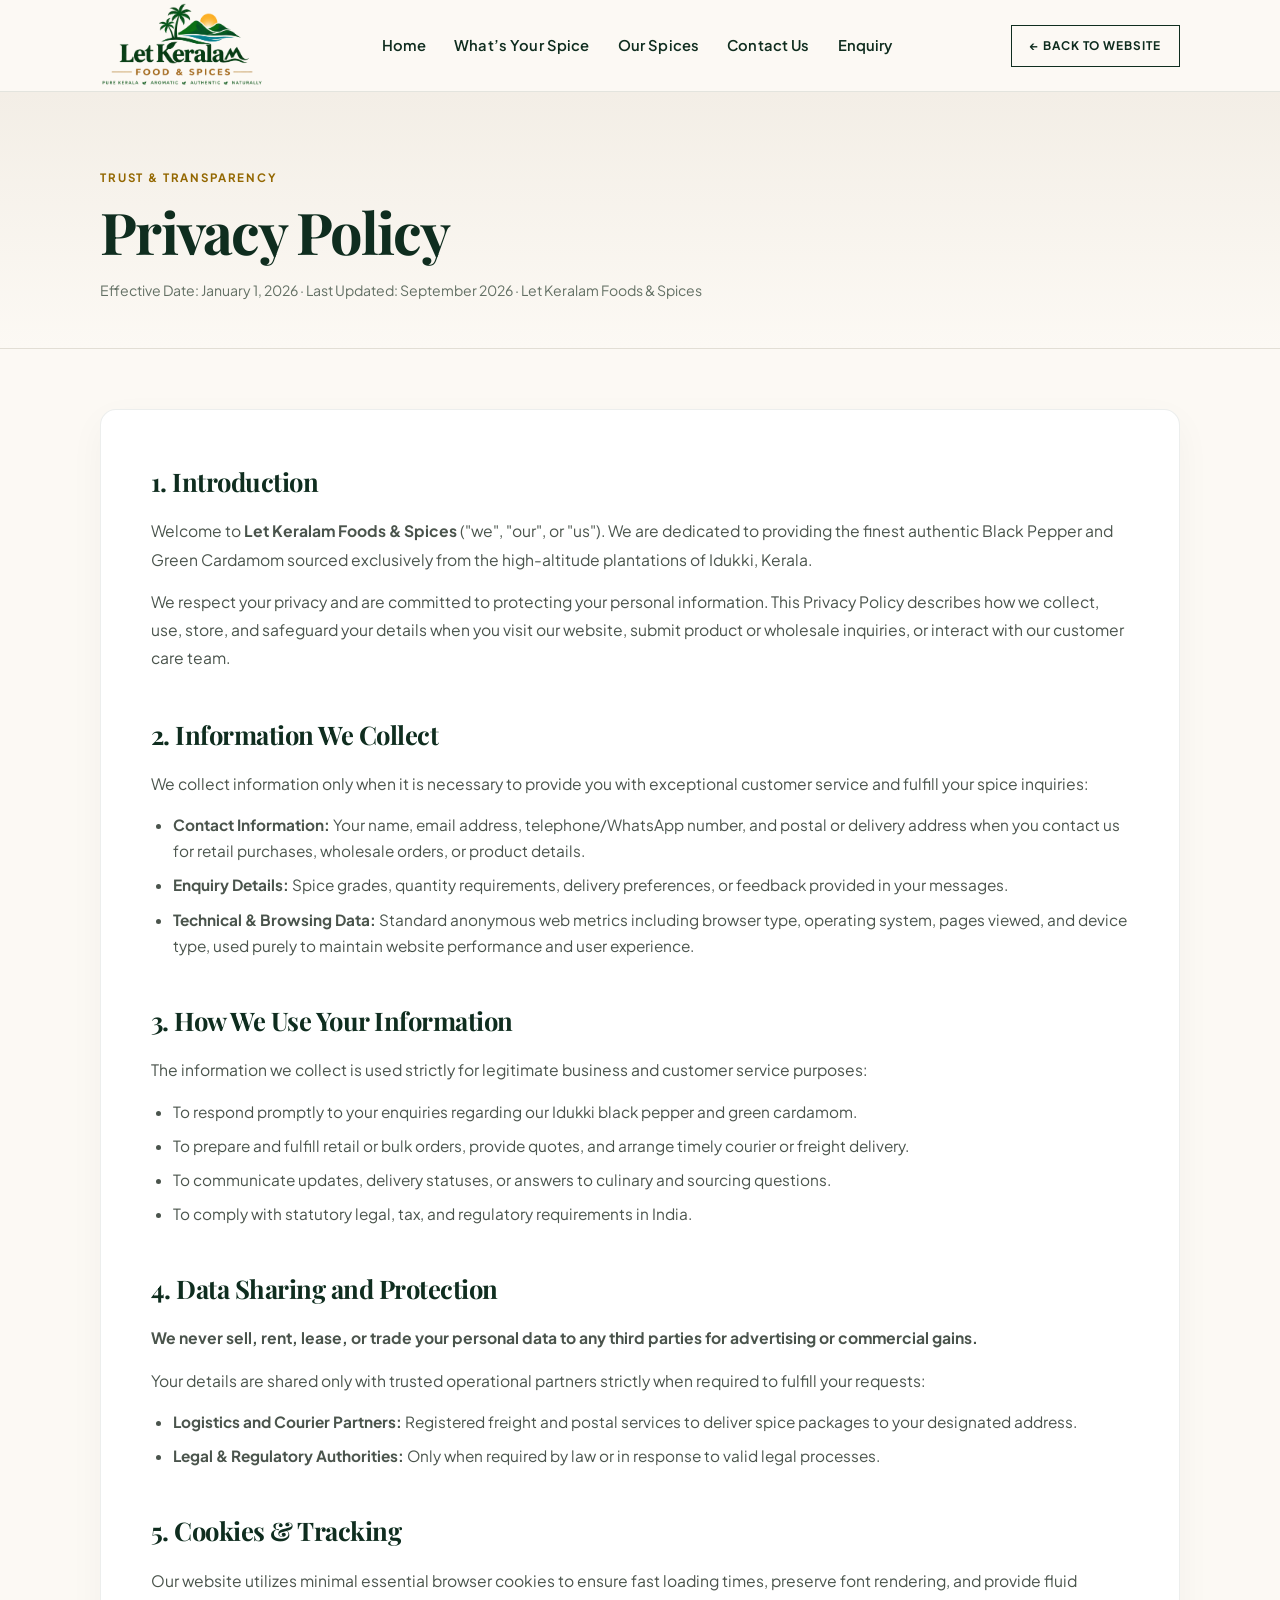
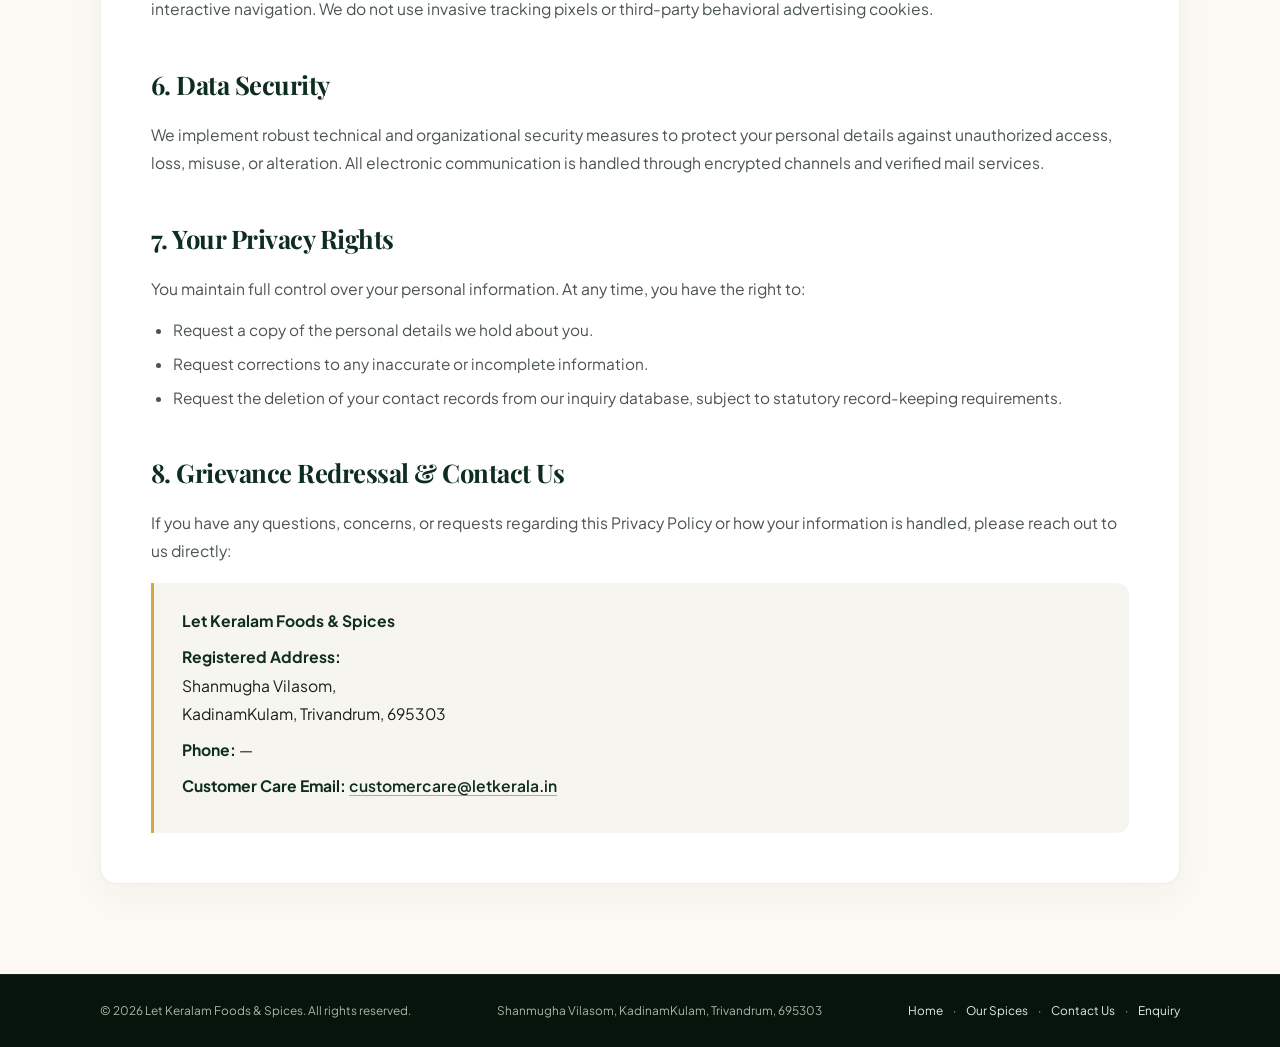
<file: privacy-policy.html>
<!DOCTYPE html>
<html lang="en">
<head>
  <meta charset="utf-8">
  <meta name="viewport" content="width=device-width, initial-scale=1.0">
  <meta name="description" content="Privacy Policy for Let Keralam Foods & Spices — Authentic black pepper and green cardamom from Idukki, Kerala.">
  <link rel="canonical" href="https://letkerala.in/privacy-policy.html">
  <meta name="robots" content="index, follow">
  <title>Privacy Policy — Let Keralam Foods &amp; Spices</title>
  
  <!-- Favicon -->
  <link rel="icon" type="image/png" href="images/Logo/favicon.png">
  <link rel="icon" type="image/x-icon" href="favicon.ico">
  <link rel="icon" type="image/png" sizes="32x32" href="favicon-32x32.png">
  <link rel="icon" type="image/png" sizes="16x16" href="favicon-16x16.png">
  <link rel="apple-touch-icon" sizes="180x180" href="apple-touch-icon.png">
  <link rel="manifest" href="site.webmanifest">
  
  <link rel="preconnect" href="https://fonts.googleapis.com">
  <link rel="preconnect" href="https://fonts.gstatic.com" crossorigin>
  <link href="https://fonts.googleapis.com/css2?family=Playfair+Display:ital,wght@0,500;0,600;0,700;1,500&family=Plus+Jakarta+Sans:wght@400;500;600;700&display=swap" rel="stylesheet">
  
  <link rel="stylesheet" href="interactions.css">

  <style>
    :root {
      --forest: #0f2d1f;
      --forest-deep: #081a11;
      --ink: #172018;
      --paper: #fcf9f4;
      --mist: #f0ede8;
      --gold: #d8a83e;
      --gold-light: #f0c867;
      --line: #e2ded5;
    }

    * {
      box-sizing: border-box;
    }

    body {
      margin: 0;
      background: var(--paper);
      color: var(--ink);
      font-family: "Plus Jakarta Sans", sans-serif;
      line-height: 1.7;
    }

    a {
      color: inherit;
      text-decoration: none;
    }

    .shell {
      width: min(1080px, calc(100% - 40px));
      margin: auto;
    }

    /* Header */
    .site-header {
      position: sticky;
      top: 0;
      z-index: 30;
      background: rgba(252, 249, 244, 0.96);
      border-bottom: 1px solid rgba(15, 45, 31, 0.1);
      backdrop-filter: blur(12px);
      height: 92px;
    }

    .nav {
      height: 92px;
      display: flex;
      align-items: center;
      justify-content: space-between;
      gap: 24px;
    }

    .brand {
      display: flex;
      align-items: center;
      gap: 12px;
      height: 100%;
    }

    .brand img {
      height: 86px;
      max-height: 86px;
      width: auto;
      max-width: 280px;
      object-fit: contain;
    }

    .nav-links {
      display: flex;
      align-items: center;
      gap: 28px;
      font-size: 0.82rem;
      font-weight: 700;
    }

    .nav-links a {
      color: var(--forest);
      padding: 6px 0;
      border-bottom: 1px solid transparent;
      transition: color 0.2s ease, border-color 0.2s ease;
    }

    .nav-links a:hover {
      color: #8a620c;
      border-color: var(--gold);
    }

    .nav-back-btn {
      padding: 10px 18px;
      border: 1px solid var(--forest);
      color: var(--forest);
      font-size: 0.74rem;
      font-weight: 700;
      letter-spacing: 0.08em;
      text-transform: uppercase;
      transition: 0.25s ease;
    }

    .nav-back-btn:hover {
      background: var(--forest);
      color: #ffffff;
    }

    /* Policy Page Hero */
    .policy-hero {
      background: linear-gradient(180deg, #f3eee6 0%, var(--paper) 100%);
      padding: 70px 0 45px;
      border-bottom: 1px solid var(--line);
    }

    .eyebrow {
      color: #936700;
      font-size: 0.72rem;
      font-weight: 700;
      letter-spacing: 0.16em;
      text-transform: uppercase;
      margin-bottom: 12px;
      display: inline-block;
    }

    .policy-hero h1 {
      font-family: "Playfair Display", serif;
      font-size: clamp(2.4rem, 4.5vw, 3.8rem);
      line-height: 1.1;
      color: var(--forest);
      margin: 0 0 16px;
      letter-spacing: -0.03em;
    }

    .policy-meta {
      color: #637064;
      font-size: 0.88rem;
    }

    /* Content Body */
    .policy-content {
      padding: 60px 0 90px;
    }

    .policy-card {
      background: #ffffff;
      border: 1px solid rgba(15, 45, 31, 0.08);
      border-radius: 16px;
      padding: 50px;
      box-shadow: 0 12px 36px rgba(15, 45, 31, 0.04);
    }

    .policy-section {
      margin-bottom: 40px;
    }

    .policy-section:last-child {
      margin-bottom: 0;
    }

    .policy-section h2 {
      font-family: "Playfair Display", serif;
      font-size: 1.6rem;
      color: var(--forest);
      margin: 0 0 14px;
      letter-spacing: -0.02em;
    }

    .policy-section p {
      color: #4a544c;
      font-size: 0.98rem;
      line-height: 1.8;
      margin: 0 0 14px;
    }

    .policy-section ul {
      margin: 0 0 16px;
      padding-left: 22px;
      color: #4a544c;
    }

    .policy-section li {
      margin-bottom: 8px;
      font-size: 0.96rem;
      line-height: 1.7;
    }

    .contact-box {
      background: #f7f5f0;
      border-left: 3px solid var(--gold);
      padding: 24px 28px;
      border-radius: 0 12px 12px 0;
      margin-top: 18px;
    }

    .contact-box p {
      margin-bottom: 8px;
      color: var(--ink);
    }

    .contact-box strong {
      color: var(--forest);
    }

    .contact-box a {
      color: var(--forest);
      font-weight: 600;
      border-bottom: 1px solid var(--gold);
    }

    .contact-box a:hover {
      color: #8a620c;
    }

    /* Footer */
    footer {
      background: var(--forest-deep);
      color: #b9c5b8;
      padding: 28px 0;
      font-size: 0.74rem;
      border-top: 1px solid rgba(255, 255, 255, 0.08);
    }

    .footer-row {
      display: flex;
      justify-content: space-between;
      align-items: center;
      gap: 18px;
      flex-wrap: wrap;
    }

    .footer-links a {
      color: #e5ede3;
      transition: color 0.2s ease;
    }

    .footer-links a:hover {
      color: var(--gold-light);
    }

    @media (max-width: 768px) {
      .site-header, .nav {
        height: 68px !important;
      }
      .brand img {
        height: 48px !important;
        max-width: 180px !important;
      }
      .nav-links {
        display: none !important;
      }
      .nav-back-btn {
        padding: 8px 12px;
        font-size: 0.7rem;
      }
      .policy-card {
        padding: 28px 18px;
      }
      .footer-row {
        flex-direction: column;
        text-align: center;
        gap: 12px;
        padding-bottom: max(12px, env(safe-area-inset-bottom));
      }
    }
  </style>
</head>
<body>

  <!-- Navigation Header -->
  <header class="site-header">
    <div class="shell nav">
      <a class="brand" href="index.html#top" aria-label="Let Keralam Foods &amp; Spices Home">
        <img src="images/Logo/Logo without bg.png" alt="Let Keralam Foods &amp; Spices logo" width="280" height="86" fetchpriority="high">
      </a>
      <nav class="nav-links">
        <a href="index.html#top">Home</a>
        <a href="index.html#whats-your-spice">What’s Your Spice</a>
        <a href="index.html#products">Our Spices</a>
        <a href="index.html#contact">Contact Us</a>
        <a href="index.html#enquiry">Enquiry</a>
      </nav>
      <a class="nav-back-btn" href="index.html">← Back to Website</a>
    </div>
  </header>

  <!-- Page Header -->
  <header class="policy-hero">
    <div class="shell">
      <span class="eyebrow">Trust &amp; Transparency</span>
      <h1>Privacy Policy</h1>
      <div class="policy-meta">Effective Date: January 1, 2026 · Last Updated: September 2026 · Let Keralam Foods &amp; Spices</div>
    </div>
  </header>

  <!-- Main Content -->
  <main class="policy-content">
    <div class="shell">
      <article class="policy-card">
        
        <section class="policy-section">
          <h2>1. Introduction</h2>
          <p>Welcome to <strong>Let Keralam Foods &amp; Spices</strong> ("we", "our", or "us"). We are dedicated to providing the finest authentic Black Pepper and Green Cardamom sourced exclusively from the high-altitude plantations of Idukki, Kerala.</p>
          <p>We respect your privacy and are committed to protecting your personal information. This Privacy Policy describes how we collect, use, store, and safeguard your details when you visit our website, submit product or wholesale inquiries, or interact with our customer care team.</p>
        </section>

        <section class="policy-section">
          <h2>2. Information We Collect</h2>
          <p>We collect information only when it is necessary to provide you with exceptional customer service and fulfill your spice inquiries:</p>
          <ul>
            <li><strong>Contact Information:</strong> Your name, email address, telephone/WhatsApp number, and postal or delivery address when you contact us for retail purchases, wholesale orders, or product details.</li>
            <li><strong>Enquiry Details:</strong> Spice grades, quantity requirements, delivery preferences, or feedback provided in your messages.</li>
            <li><strong>Technical &amp; Browsing Data:</strong> Standard anonymous web metrics including browser type, operating system, pages viewed, and device type, used purely to maintain website performance and user experience.</li>
          </ul>
        </section>

        <section class="policy-section">
          <h2>3. How We Use Your Information</h2>
          <p>The information we collect is used strictly for legitimate business and customer service purposes:</p>
          <ul>
            <li>To respond promptly to your enquiries regarding our Idukki black pepper and green cardamom.</li>
            <li>To prepare and fulfill retail or bulk orders, provide quotes, and arrange timely courier or freight delivery.</li>
            <li>To communicate updates, delivery statuses, or answers to culinary and sourcing questions.</li>
            <li>To comply with statutory legal, tax, and regulatory requirements in India.</li>
          </ul>
        </section>

        <section class="policy-section">
          <h2>4. Data Sharing and Protection</h2>
          <p><strong>We never sell, rent, lease, or trade your personal data to any third parties for advertising or commercial gains.</strong></p>
          <p>Your details are shared only with trusted operational partners strictly when required to fulfill your requests:</p>
          <ul>
            <li><strong>Logistics and Courier Partners:</strong> Registered freight and postal services to deliver spice packages to your designated address.</li>
            <li><strong>Legal &amp; Regulatory Authorities:</strong> Only when required by law or in response to valid legal processes.</li>
          </ul>
        </section>

        <section class="policy-section">
          <h2>5. Cookies &amp; Tracking</h2>
          <p>Our website utilizes minimal essential browser cookies to ensure fast loading times, preserve font rendering, and provide fluid interactive navigation. We do not use invasive tracking pixels or third-party behavioral advertising cookies.</p>
        </section>

        <section class="policy-section">
          <h2>6. Data Security</h2>
          <p>We implement robust technical and organizational security measures to protect your personal details against unauthorized access, loss, misuse, or alteration. All electronic communication is handled through encrypted channels and verified mail services.</p>
        </section>

        <section class="policy-section">
          <h2>7. Your Privacy Rights</h2>
          <p>You maintain full control over your personal information. At any time, you have the right to:</p>
          <ul>
            <li>Request a copy of the personal details we hold about you.</li>
            <li>Request corrections to any inaccurate or incomplete information.</li>
            <li>Request the deletion of your contact records from our inquiry database, subject to statutory record-keeping requirements.</li>
          </ul>
        </section>

        <section class="policy-section">
          <h2>8. Grievance Redressal &amp; Contact Us</h2>
          <p>If you have any questions, concerns, or requests regarding this Privacy Policy or how your information is handled, please reach out to us directly:</p>
          
          <div class="contact-box">
            <p><strong>Let Keralam Foods &amp; Spices</strong></p>
            <p><strong>Registered Address:</strong><br>
            Shanmugha Vilasom,<br>
            KadinamKulam, Trivandrum, 695303</p>
            <p><strong>Phone:</strong> —</p>
            <p><strong>Customer Care Email:</strong> <a href="mailto:customercare@letkerala.in">customercare@letkerala.in</a></p>
          </div>
        </section>

      </article>
    </div>
  </main>

  <!-- Footer -->
  <footer>
    <div class="shell footer-row">
      <span>© 2026 Let Keralam Foods &amp; Spices. All rights reserved.</span>
      <span>Shanmugha Vilasom, KadinamKulam, Trivandrum, 695303</span>
      <div class="footer-links">
        <a href="index.html">Home</a>
        <span>·</span>
        <a href="index.html#products">Our Spices</a>
        <span>·</span>
        <a href="index.html#contact">Contact Us</a>
        <span>·</span>
        <a href="index.html#enquiry">Enquiry</a>
      </div>
    </div>
  </footer>

</body>
</html>
</file>
<file: product-details.css>
/* ==========================================================================
   LET KERALA — Product Details & Interactive Spice Grade Flip Cards
   Optimized for seamless touch interactions & crisp mobile rendering
   ========================================================================== */

.flip-card {
  min-height: 540px;
  perspective: 1600px;
  cursor: pointer;
  outline: none;
  user-select: none;
  -webkit-user-select: none;
  -webkit-tap-highlight-color: transparent;
}

.flip-card:focus-visible {
  outline: 3px solid #d8a83e;
  outline-offset: 5px;
}

.flip-inner {
  position: relative;
  width: 100%;
  height: 100%;
  min-height: 540px;
  transform-style: preserve-3d;
  transition: transform 0.75s cubic-bezier(0.2, 0.72, 0.2, 1);
}

.flip-card.is-flipped .flip-inner {
  transform: rotateY(180deg);
}

.flip-face {
  position: absolute;
  inset: 0;
  backface-visibility: hidden;
  -webkit-backface-visibility: hidden;
  background: #ffffff;
  border: 1px solid rgba(15, 45, 31, 0.12);
  border-radius: 4px;
  box-shadow: 0 12px 30px rgba(15, 45, 31, 0.08);
  transform: translate3d(0, 0, 0);
}

.flip-front {
  display: flex;
  flex-direction: column;
}

.flip-image {
  height: 300px;
  position: relative;
  overflow: hidden;
}

.flip-image::after {
  content: "";
  position: absolute;
  inset: auto 0 0;
  height: 80px;
  background: linear-gradient(transparent, rgba(0, 0, 0, 0.25));
}

.flip-image img {
  width: 100%;
  height: 100%;
  object-fit: cover;
  transition: transform 0.5s ease;
}

.flip-card:hover .flip-image img {
  transform: scale(1.04);
}

.flip-tag {
  position: absolute;
  top: 17px;
  left: 17px;
  z-index: 1;
  background: rgba(15, 45, 31, 0.92);
  color: #ffffff;
  padding: 7px 10px;
  font-size: 0.62rem;
  font-weight: 700;
  letter-spacing: 0.1em;
  text-transform: uppercase;
  border-radius: 2px;
}

.flip-copy {
  padding: 24px 26px;
  flex: 1;
  display: flex;
  flex-direction: column;
}

.flip-copy h3 {
  margin: 7px 0 9px;
  color: #0f2d1f;
  font-size: 2rem;
  letter-spacing: -0.035em;
}

.flip-copy p {
  margin: 0;
  color: #596258;
  font-size: 0.9rem;
  line-height: 1.62;
}

.flip-hint {
  display: inline-flex;
  align-items: center;
  gap: 6px;
  margin-top: auto;
  padding-top: 18px;
  color: #875e07;
  font-size: 0.72rem;
  font-weight: 700;
  letter-spacing: 0.08em;
  text-transform: uppercase;
  transition: color 0.2s ease, transform 0.2s ease;
}

.flip-card:hover .flip-hint {
  color: #b87c08;
  transform: translateX(3px);
}

.flip-back {
  transform: rotateY(180deg);
  overflow-y: auto;
  overflow-x: hidden;
  padding: 28px;
  background: #173826;
  color: #f7f1e6;
  scrollbar-width: thin;
  display: flex;
  flex-direction: column;
}

.flip-back .eyebrow {
  color: #e9bd59;
}

.flip-back h3 {
  font-size: 1.95rem;
  letter-spacing: -0.04em;
  margin: 7px 0 10px;
  color: #ffffff;
}

.flip-back > p {
  margin: 0 0 16px;
  color: #d0dbcf;
  font-size: 0.84rem;
  line-height: 1.62;
}

.grade-list {
  display: grid;
  gap: 11px;
}

.grade {
  border-top: 1px solid rgba(232, 194, 92, 0.35);
  padding-top: 10px;
}

.grade:first-child {
  border-top: 0;
  padding-top: 0;
}

.grade strong {
  color: #f0c766;
  font-size: 0.82rem;
  letter-spacing: 0.04em;
}

.grade p {
  margin: 4px 0 0;
  color: #d3ded0;
  font-size: 0.78rem;
  line-height: 1.5;
}

.grade ul {
  margin: 6px 0 0;
  padding-left: 16px;
  color: #d3ded0;
  font-size: 0.76rem;
  line-height: 1.48;
}

.grade li + li {
  margin-top: 2px;
}

.flip-back .back-hint {
  display: inline-flex;
  align-items: center;
  gap: 6px;
  margin-top: auto;
  padding-top: 18px;
  color: #f0c766;
  font-size: 0.72rem;
  font-weight: 700;
  letter-spacing: 0.08em;
  text-transform: uppercase;
}

.cardamom-back h3 {
  font-size: 1.8rem;
}

.cardamom-back > p {
  font-size: 0.78rem;
  margin-bottom: 12px;
}

.cardamom-back .grade {
  padding-top: 8px;
}

.cardamom-back .grade p {
  font-size: 0.74rem;
}

/* --------------------------------------------------------------------------
   Mobile Viewport Refinements (<= 768px)
   -------------------------------------------------------------------------- */
@media (max-width: 768px) {
  .flip-card {
    min-height: 480px;
  }
  .flip-inner {
    min-height: 480px;
  }
  .flip-image {
    height: 230px;
  }
  .flip-copy {
    padding: 20px 18px;
  }
  .flip-copy h3 {
    font-size: 1.75rem;
  }
  .flip-copy p {
    font-size: 0.88rem;
  }
  .flip-hint {
    padding: 12px 14px;
    background: rgba(216, 168, 62, 0.12);
    border: 1px solid rgba(216, 168, 62, 0.35);
    border-radius: 6px;
    color: #875e07;
    margin-top: 14px;
    justify-content: center;
    min-height: 44px;
  }
  .flip-back {
    padding: 20px 18px;
  }
  .flip-back h3 {
    font-size: 1.6rem;
  }
  .cardamom-back h3 {
    font-size: 1.55rem;
  }
  .flip-back .back-hint {
    padding: 12px 14px;
    background: rgba(240, 199, 102, 0.15);
    border: 1px solid rgba(240, 199, 102, 0.35);
    border-radius: 6px;
    color: #f0c766;
    margin-top: 14px;
    justify-content: center;
    min-height: 44px;
  }
  /* Ensure cardamom grades fit without inner scroll trapping */
  #product-cardamom.is-flipped .flip-inner,
  #product-cardamom.is-flipped {
    min-height: 560px;
  }
}
</file>
<file: journey.css>
/* ==========================================================================
   LET KERALA — The Idukki Journey Section
   Responsive 3-Column Desktop to Single-Column Touch Timeline
   ========================================================================== */

.journey {
  background: var(--paper, #fcf9f4);
  padding: 105px 0;
}

.journey-head {
  max-width: 650px;
}

.journey-head h2 {
  margin-top: 12px;
  color: var(--forest, #0f2d1f);
}

.journey-head p {
  margin: 18px 0 0;
  color: #546055;
  line-height: 1.75;
}

.journey-grid {
  display: grid;
  grid-template-columns: repeat(3, 1fr);
  border-top: 1px solid var(--line, #d8d3c7);
  margin-top: 44px;
}

.journey-step {
  padding: 25px 24px 30px 0;
  border-bottom: 1px solid var(--line, #d8d3c7);
}

.journey-step:nth-child(3n+2) {
  padding-left: 24px;
  border-left: 1px solid var(--line, #d8d3c7);
  border-right: 1px solid var(--line, #d8d3c7);
}

.journey-step:nth-child(3n+3) {
  padding-left: 24px;
}

.journey-no {
  color: #c28a18;
  font: 600 1.05rem "Playfair Display", serif;
}

.journey-step h3 {
  color: var(--forest, #0f2d1f);
  font: 600 1.45rem "Playfair Display", serif;
  letter-spacing: -0.03em;
  margin: 26px 0 9px;
}

.journey-step p {
  margin: 0;
  color: #596358;
  font-size: 0.84rem;
  line-height: 1.68;
}

@media (max-width: 768px) {
  .journey {
    padding: 70px 0;
  }
  .journey-head h2 {
    font-size: clamp(2rem, 6.5vw, 2.6rem);
    line-height: 1.12;
  }
  .journey-grid {
    grid-template-columns: 1fr;
    margin-top: 32px;
  }
  .journey-step,
  .journey-step:nth-child(3n+2),
  .journey-step:nth-child(3n+3) {
    padding: 24px 0 26px;
    border-left: 0;
    border-right: 0;
  }
  .journey-step h3 {
    margin-top: 12px;
    font-size: 1.35rem;
  }
  .journey-step p {
    font-size: 0.88rem;
    line-height: 1.65;
  }
}
</file>
<file: whats-your-spice.css>
/* ==========================================================================
   LET KERALA — "WHAT'S YOUR SPICE?"
   Immersive Full-Width Doorway Section
   ========================================================================== */

.whats-your-spice {
  position: relative;
  width: 100%;
  min-height: 900px;
  overflow: hidden;
  padding: 110px 0 130px;
  background-color: #08160f;
  color: #fcf9f4;
  display: flex;
  align-items: center;
  isolation: isolate;
}

/* --------------------------------------------------------------------------
   Environmental Background Layers (Smooth Cross-fade: 700ms)
   -------------------------------------------------------------------------- */
.spice-env {
  position: absolute;
  inset: -20px;
  pointer-events: none;
  z-index: 1;
  overflow: hidden;
}

.env-layer {
  position: absolute;
  inset: 0;
  background-size: cover;
  background-position: center;
  opacity: 0;
  transform: scale(1.02);
  transition: opacity 750ms cubic-bezier(0.25, 1, 0.5, 1),
              transform 1400ms cubic-bezier(0.25, 1, 0.5, 1),
              filter 750ms cubic-bezier(0.25, 1, 0.5, 1);
  will-change: opacity, transform;
}

.env-default {
  opacity: 0.82;
  filter: brightness(0.68) saturate(1.15);
  animation: subtleBreathe 18s ease-in-out infinite alternate;
}

.env-pepper {
  filter: brightness(0.55) contrast(1.12) saturate(1.1);
}

.env-cardamom {
  filter: brightness(0.58) contrast(1.08) saturate(1.2);
}

/* Active background states */
.whats-your-spice.state-pepper .env-default {
  opacity: 0;
  transform: scale(1.08);
}

.whats-your-spice.state-pepper .env-pepper {
  opacity: 0.95;
  transform: scale(1.05);
}

.whats-your-spice.state-cardamom .env-default {
  opacity: 0;
  transform: scale(1.08);
}

.whats-your-spice.state-cardamom .env-cardamom {
  opacity: 0.95;
  transform: scale(1.05);
}

/* Atmospheric Overlay: Vignette & Kerala Mist Tint */
.env-overlay {
  position: absolute;
  inset: 0;
  background: radial-gradient(circle at 50% 45%, rgba(8, 22, 15, 0.3) 0%, rgba(6, 17, 12, 0.78) 65%, #05120c 100%),
              linear-gradient(180deg, rgba(8, 22, 15, 0.85) 0%, transparent 22%, transparent 78%, rgba(8, 22, 15, 0.92) 100%);
  pointer-events: none;
}

/* Soft Kerala dawn light beam */
.env-light-drift {
  position: absolute;
  inset: -100px;
  background: radial-gradient(ellipse 65% 45% at 50% 15%, rgba(216, 168, 62, 0.12), transparent 70%);
  mix-blend-mode: screen;
  pointer-events: none;
  transition: opacity 800ms ease;
  animation: sunbeamPulse 12s ease-in-out infinite alternate;
}

.whats-your-spice.state-pepper .env-light-drift {
  background: radial-gradient(ellipse 70% 50% at 30% 25%, rgba(216, 168, 62, 0.18), transparent 70%);
}

.whats-your-spice.state-cardamom .env-light-drift {
  background: radial-gradient(ellipse 70% 50% at 70% 25%, rgba(132, 204, 152, 0.18), transparent 70%);
}

@keyframes subtleBreathe {
  0% { transform: scale(1.01) translate3d(0, 0, 0); }
  100% { transform: scale(1.04) translate3d(-10px, -8px, 0); }
}

@keyframes sunbeamPulse {
  0% { opacity: 0.7; }
  100% { opacity: 1; }
}

/* --------------------------------------------------------------------------
   Container & Editorial Header
   -------------------------------------------------------------------------- */
.wys-shell {
  position: relative;
  z-index: 2;
  width: min(1280px, calc(100% - 48px));
  margin: 0 auto;
  display: flex;
  flex-direction: column;
  align-items: center;
}

.wys-header {
  text-align: center;
  max-width: 780px;
  margin-bottom: 54px;
}

.wys-eyebrow {
  display: inline-block;
  font-family: "Plus Jakarta Sans", sans-serif;
  font-size: 0.74rem;
  font-weight: 700;
  letter-spacing: 0.22em;
  text-transform: uppercase;
  color: #e5b958;
  margin-bottom: 14px;
  position: relative;
  padding: 0 16px;
}

.wys-eyebrow::before,
.wys-eyebrow::after {
  content: "";
  position: absolute;
  top: 50%;
  width: 24px;
  height: 1px;
  background: rgba(229, 185, 88, 0.45);
}

.wys-eyebrow::before { left: -14px; }
.wys-eyebrow::after { right: -14px; }

.wys-title {
  margin: 0;
  font-family: "Playfair Display", Georgia, serif;
  font-size: clamp(2.8rem, 5.5vw, 5.2rem);
  font-weight: 600;
  line-height: 1.02;
  letter-spacing: -0.04em;
  color: #fdfbf7;
  text-shadow: 0 4px 28px rgba(0, 0, 0, 0.45);
}

.wys-sub {
  margin: 18px auto 0;
  font-family: "Plus Jakarta Sans", sans-serif;
  font-size: clamp(1rem, 1.4vw, 1.25rem);
  font-weight: 400;
  line-height: 1.6;
  color: #d1dcce;
  letter-spacing: 0.02em;
}

/* --------------------------------------------------------------------------
   Doorway Portals Layout (Two Side-by-Side Cards)
   -------------------------------------------------------------------------- */
.wys-portals {
  display: grid;
  grid-template-columns: repeat(2, minmax(0, 1fr));
  gap: 36px;
  width: 100%;
  perspective: 1200px;
}

/* Base Card Doorway */
.wys-card {
  position: relative;
  border-radius: 24px;
  cursor: pointer;
  outline: none;
  user-select: none;
  transition: transform 650ms cubic-bezier(0.22, 1, 0.36, 1),
              opacity 650ms cubic-bezier(0.22, 1, 0.36, 1),
              filter 650ms cubic-bezier(0.22, 1, 0.36, 1);
  will-change: transform, opacity, filter;
}

.wys-card:focus-visible {
  box-shadow: 0 0 0 3px #d8a83e, 0 16px 40px rgba(0, 0, 0, 0.6);
}

/* Doorway Frame & Glass Container */
.wys-card-doorway {
  position: relative;
  height: 600px;
  border-radius: 24px;
  overflow: hidden;
  display: flex;
  flex-direction: column;
  justify-content: flex-end;
  padding: 44px 42px;
  background: rgba(11, 28, 19, 0.55);
  border: 1px solid rgba(245, 237, 222, 0.14);
  box-shadow: 0 20px 48px rgba(0, 0, 0, 0.45),
              inset 0 1px 0 rgba(255, 255, 255, 0.12),
              inset 0 0 32px rgba(0, 0, 0, 0.3);
  backdrop-filter: blur(10px);
  -webkit-backdrop-filter: blur(10px);
  transition: border-color 600ms ease,
              box-shadow 650ms cubic-bezier(0.22, 1, 0.36, 1),
              background 600ms ease;
}

/* Card Internal Ambient Photography */
.wys-card-bg {
  position: absolute;
  inset: 0;
  background-size: cover;
  background-position: center;
  opacity: 0.42;
  filter: brightness(0.65) saturate(0.95);
  transform: scale(1.01);
  transition: transform 900ms cubic-bezier(0.25, 1, 0.5, 1),
              opacity 750ms cubic-bezier(0.25, 1, 0.5, 1),
              filter 750ms cubic-bezier(0.25, 1, 0.5, 1);
  will-change: transform, opacity;
}

.wys-card-backdrop {
  position: absolute;
  inset: 0;
  background: linear-gradient(180deg,
              rgba(7, 21, 14, 0.25) 0%,
              rgba(7, 21, 14, 0.65) 45%,
              rgba(5, 15, 10, 0.95) 100%);
  pointer-events: none;
  transition: opacity 600ms ease;
}

/* --------------------------------------------------------------------------
   Emergence Cluster (Vine / Pods emerging around/behind the card)
   -------------------------------------------------------------------------- */
.wys-cluster {
  position: absolute;
  top: -38px;
  width: 250px;
  height: 250px;
  border-radius: 50%;
  overflow: hidden;
  pointer-events: none;
  z-index: -1;
  opacity: 0.22;
  transform: translateY(18px) scale(0.92);
  filter: drop-shadow(0 20px 32px rgba(0, 0, 0, 0.75)) brightness(0.85);
  transition: opacity 700ms cubic-bezier(0.22, 1, 0.36, 1),
              transform 800ms cubic-bezier(0.22, 1, 0.36, 1),
              filter 700ms ease;
  will-change: transform, opacity;
}

.wys-cluster img {
  width: 100%;
  height: 100%;
  object-fit: cover;
  border-radius: inherit;
}

.wys-cluster-glow {
  position: absolute;
  inset: 0;
  border-radius: 50%;
  background: radial-gradient(circle at 40% 40%, rgba(216, 168, 62, 0.2), transparent 70%);
  mix-blend-mode: screen;
}

.wys-cluster--pepper {
  right: -24px;
  top: -42px;
  width: 290px;
  height: 290px;
}

.wys-cluster--cardamom {
  left: -24px;
  top: -42px;
  width: 290px;
  height: 290px;
}

.wys-cluster--cardamom .wys-cluster-glow {
  background: radial-gradient(circle at 50% 40%, rgba(110, 206, 138, 0.24), transparent 70%);
}

/* --------------------------------------------------------------------------
   Card Content & Editorial Typography
   -------------------------------------------------------------------------- */
.wys-card-content {
  position: relative;
  z-index: 3;
  display: flex;
  flex-direction: column;
  align-items: flex-start;
}

.wys-badge {
  display: flex;
  align-items: center;
  gap: 12px;
  margin-bottom: 22px;
}

.wys-num {
  font-family: "Playfair Display", serif;
  font-size: 1.15rem;
  font-style: italic;
  font-weight: 500;
  color: #d8a83e;
  line-height: 1;
}

.wys-origin {
  font-family: "Plus Jakarta Sans", sans-serif;
  font-size: 0.68rem;
  font-weight: 700;
  letter-spacing: 0.16em;
  text-transform: uppercase;
  color: #bfd0bd;
}

.wys-spice-name {
  margin: 0;
  font-family: "Playfair Display", Georgia, serif;
  font-size: clamp(2.4rem, 3.6vw, 3.4rem);
  font-weight: 600;
  letter-spacing: -0.035em;
  line-height: 1.05;
  color: #ffffff;
  transition: transform 600ms cubic-bezier(0.22, 1, 0.36, 1),
              color 500ms ease;
}

.wys-essence {
  margin: 12px 0 16px;
  font-family: "Playfair Display", Georgia, serif;
  font-size: clamp(1.2rem, 1.6vw, 1.45rem);
  font-style: italic;
  font-weight: 500;
  color: #f2ce77;
  letter-spacing: -0.01em;
  line-height: 1.35;
}

.wys-desc {
  margin: 0 0 24px;
  font-family: "Plus Jakarta Sans", sans-serif;
  font-size: 0.92rem;
  line-height: 1.68;
  color: #cbd7ca;
  max-width: 440px;
}

.wys-notes {
  display: flex;
  flex-wrap: wrap;
  gap: 8px;
  margin-bottom: 28px;
}

.wys-notes span {
  display: inline-block;
  padding: 6px 11px;
  background: rgba(255, 255, 255, 0.07);
  border: 1px solid rgba(255, 255, 255, 0.16);
  border-radius: 999px;
  font-size: 0.65rem;
  font-weight: 700;
  letter-spacing: 0.08em;
  text-transform: uppercase;
  color: #e4eee3;
  backdrop-filter: blur(4px);
  transition: border-color 400ms ease, background 400ms ease, color 400ms ease;
}

/* --------------------------------------------------------------------------
   CTA Button: Smooth Reveal on Hover
   -------------------------------------------------------------------------- */
.wys-cta-wrap {
  width: 100%;
  margin-top: 4px;
}

.wys-cta {
  display: inline-flex;
  align-items: center;
  gap: 12px;
  padding: 14px 26px;
  background: #d8a83e;
  color: #0b1a11;
  font-family: "Plus Jakarta Sans", sans-serif;
  font-size: 0.74rem;
  font-weight: 700;
  letter-spacing: 0.12em;
  text-transform: uppercase;
  border-radius: 999px;
  box-shadow: 0 8px 24px rgba(0, 0, 0, 0.35);
  transform: translateY(8px);
  opacity: 0.88;
  transition: transform 550ms cubic-bezier(0.22, 1, 0.36, 1),
              opacity 550ms ease,
              background 300ms ease,
              box-shadow 300ms ease,
              color 300ms ease;
  text-decoration: none;
  cursor: pointer;
}

.wys-arrow {
  display: inline-block;
  font-size: 1rem;
  transition: transform 300ms ease;
}

.wys-cta:hover {
  background: #f0c55d;
  color: #06110b;
  box-shadow: 0 12px 30px rgba(216, 168, 62, 0.4);
}

.wys-cta:hover .wys-arrow {
  transform: translateX(4px);
}

/* Cardamom CTA Specific Styling */
.wys-card--cardamom .wys-cta {
  background: #4e8c5f;
  color: #fcf9f4;
}

.wys-card--cardamom .wys-cta:hover {
  background: #5ea873;
  color: #ffffff;
  box-shadow: 0 12px 30px rgba(94, 168, 115, 0.4);
}

/* --------------------------------------------------------------------------
   INTERACTION STATES: BLACK PEPPER HOVER (500–800ms)
   -------------------------------------------------------------------------- */
.whats-your-spice.state-pepper .wys-card--pepper {
  transform: scale(1.025) translateY(-6px);
  z-index: 5;
}

.whats-your-spice.state-pepper .wys-card--pepper .wys-card-doorway {
  border-color: rgba(216, 168, 62, 0.55);
  box-shadow: 0 28px 64px rgba(0, 0, 0, 0.6),
              0 0 36px rgba(216, 168, 62, 0.22),
              inset 0 1px 0 rgba(255, 255, 255, 0.2);
  background: rgba(14, 34, 23, 0.72);
}

.whats-your-spice.state-pepper .wys-card--pepper .wys-card-bg {
  opacity: 0.65;
  filter: brightness(0.85) saturate(1.1);
  transform: scale(1.08);
}

.whats-your-spice.state-pepper .wys-cluster--pepper {
  opacity: 0.95;
  transform: translateY(-8px) scale(1.08) rotate(-2deg);
  filter: drop-shadow(0 24px 44px rgba(0, 0, 0, 0.85)) brightness(1.02);
}

.whats-your-spice.state-pepper .wys-card--pepper .wys-cta {
  opacity: 1;
  transform: translateY(0);
  background: #f0c55d;
  box-shadow: 0 10px 28px rgba(216, 168, 62, 0.45);
}

.whats-your-spice.state-pepper .wys-card--pepper .wys-notes span {
  background: rgba(216, 168, 62, 0.14);
  border-color: rgba(216, 168, 62, 0.4);
  color: #fff3d4;
}

/* Dim & Blur Cardamom when Pepper is chosen */
.whats-your-spice.state-pepper .wys-card--cardamom {
  opacity: 0.38;
  filter: blur(2.5px) grayscale(0.2);
  transform: scale(0.975);
}

/* --------------------------------------------------------------------------
   INTERACTION STATES: CARDAMOM HOVER (500–800ms)
   -------------------------------------------------------------------------- */
.whats-your-spice.state-cardamom .wys-card--cardamom {
  transform: scale(1.025) translateY(-6px);
  z-index: 5;
}

.whats-your-spice.state-cardamom .wys-card--cardamom .wys-card-doorway {
  border-color: rgba(132, 204, 152, 0.55);
  box-shadow: 0 28px 64px rgba(0, 0, 0, 0.6),
              0 0 36px rgba(94, 168, 115, 0.25),
              inset 0 1px 0 rgba(255, 255, 255, 0.2);
  background: rgba(13, 34, 22, 0.72);
}

.whats-your-spice.state-cardamom .wys-card--cardamom .wys-card-bg {
  opacity: 0.65;
  filter: brightness(0.85) saturate(1.15);
  transform: scale(1.08);
}

.whats-your-spice.state-cardamom .wys-cluster--cardamom {
  opacity: 0.95;
  transform: translateY(-8px) scale(1.08) rotate(2deg);
  filter: drop-shadow(0 24px 44px rgba(0, 0, 0, 0.85)) brightness(1.02);
}

.whats-your-spice.state-cardamom .wys-card--cardamom .wys-cta {
  opacity: 1;
  transform: translateY(0);
  background: #5ea873;
  color: #ffffff;
  box-shadow: 0 10px 28px rgba(94, 168, 115, 0.45);
}

.whats-your-spice.state-cardamom .wys-card--cardamom .wys-notes span {
  background: rgba(94, 168, 115, 0.16);
  border-color: rgba(132, 204, 152, 0.45);
  color: #e5f7ea;
}

/* Dim & Blur Pepper when Cardamom is chosen */
.whats-your-spice.state-cardamom .wys-card--pepper {
  opacity: 0.38;
  filter: blur(2.5px) grayscale(0.2);
  transform: scale(0.975);
}

/* --------------------------------------------------------------------------
   Responsive & Mobile Adaptations
   -------------------------------------------------------------------------- */
@media (max-width: 768px) {
  .whats-your-spice {
    padding: 70px 0 85px;
    min-height: auto;
  }
  .wys-portals {
    grid-template-columns: 1fr;
    gap: 24px;
    max-width: 540px;
    margin: 0 auto;
  }
  .wys-header {
    margin-bottom: 34px;
  }
  .wys-title {
    font-size: clamp(2rem, 6.5vw, 2.75rem);
  }
  .wys-sub {
    font-size: 0.95rem;
    margin-top: 10px;
  }
  .wys-card-doorway {
    min-height: 420px;
    height: auto;
    padding: 28px 20px;
    border-radius: 18px;
  }
  .wys-cluster {
    display: none !important; /* Keep mobile viewport clean, prevent overflow, reduce memory */
  }
  .wys-card-bg {
    opacity: 0.48;
  }
  .wys-spice-name {
    font-size: 2rem;
  }
  .wys-essence {
    font-size: 1.05rem;
    margin: 8px 0 10px;
  }
  .wys-desc {
    font-size: 0.86rem;
    line-height: 1.55;
    margin-bottom: 16px;
  }
  .wys-notes {
    margin-bottom: 20px;
    gap: 6px;
  }
  .wys-notes span {
    font-size: 0.6rem;
    padding: 5px 9px;
  }
  .wys-cta {
    width: 100%;
    justify-content: center;
    padding: 14px 20px;
    font-size: 0.74rem;
    min-height: 48px;
    opacity: 1;
    transform: none;
    -webkit-tap-highlight-color: transparent;
  }
}

/* --------------------------------------------------------------------------
   Product Target Card Highlight
   -------------------------------------------------------------------------- */
.product-target-highlight {
  outline: 3px solid #d8a83e !important;
  outline-offset: 8px !important;
  box-shadow: 0 0 45px rgba(216, 168, 62, 0.45) !important;
  transition: outline 400ms ease, box-shadow 400ms ease;
}
</file>
<file: interactions.css>
/* ==========================================================================
   LET KERALA — Global Interaction & Animation Layer
   Sophisticated, alive, and immersive interactions for existing website.
   ========================================================================== */

/* --------------------------------------------------------------------------
   1. Global GPU & Smoothness Foundations
   -------------------------------------------------------------------------- */
.will-gpu {
  will-change: transform;
  backface-visibility: hidden;
  -webkit-backface-visibility: hidden;
}

/* --------------------------------------------------------------------------
   2. Hero Section Enhancements (Depth, Parallax, Sunlight & Foliage)
   -------------------------------------------------------------------------- */
.hero {
  position: relative;
  overflow: hidden;
  isolation: isolate;
  background: transparent !important; /* Managed by inner .hero-bg-layer for smooth GPU parallax */
}

/* Separated background layer that moves 2–4px without repainting the hero */
.hero-bg-layer {
  position: absolute;
  inset: -30px;
  background: linear-gradient(90deg, rgba(10, 30, 18, 0.89), rgba(10, 30, 18, 0.5)),
              url("images/spice-01.jpg") center / cover no-repeat;
  z-index: 0;
  pointer-events: none;
  will-change: transform;
  transform: translate3d(0, 0, 0);
}

/* Soft, warm sunlight following cursor like light through plantation canopy */
.hero-sunlight {
  position: absolute;
  width: 650px;
  height: 650px;
  border-radius: 50%;
  pointer-events: none;
  z-index: 1;
  background: radial-gradient(circle, rgba(246, 218, 140, 0.085) 0%, rgba(246, 218, 140, 0.02) 40%, transparent 70%);
  mix-blend-mode: screen;
  transform: translate3d(-50%, -50%, 0);
  opacity: 0;
  transition: opacity 0.6s cubic-bezier(0.16, 1, 0.3, 1);
  will-change: transform, opacity;
}

.hero:hover .hero-sunlight {
  opacity: 1;
}

/* Hero Foreground Botanical Elements (10–20px Parallax, Framing Edges Only) */
.hero-foliage {
  position: absolute;
  pointer-events: none;
  z-index: 2;
  opacity: 0.32;
  will-change: transform;
  filter: drop-shadow(0 15px 25px rgba(0, 0, 0, 0.45));
  transition: opacity 0.5s ease;
}

/* Top-Right Pepper Vine Leaves Silhouette */
.hero-foliage-tr {
  top: -20px;
  right: -25px;
  width: 240px;
  height: 260px;
  background: radial-gradient(ellipse at 80% 20%, rgba(46, 92, 60, 0.95), rgba(16, 42, 26, 0.9) 60%, transparent 75%);
  mask-image: radial-gradient(ellipse at top right, black 50%, transparent 80%);
  -webkit-mask-image: radial-gradient(ellipse at top right, black 50%, transparent 80%);
  border-bottom-left-radius: 90px;
}

/* Bottom-Left Kerala Cardamom Leaves Silhouette */
.hero-foliage-bl {
  bottom: 40px;
  left: -20px;
  width: 200px;
  height: 220px;
  background: radial-gradient(ellipse at 20% 80%, rgba(38, 80, 52, 0.95), rgba(12, 34, 20, 0.85) 60%, transparent 75%);
  mask-image: radial-gradient(ellipse at bottom left, black 50%, transparent 80%);
  -webkit-mask-image: radial-gradient(ellipse at bottom left, black 50%, transparent 80%);
  border-top-right-radius: 80px;
}

/* Hero Text subtle depth (1–3px max movement) */
.hero-copy {
  position: relative;
  z-index: 3;
  will-change: transform;
  transform: translate3d(0, 0, 0);
}

/* Magnetic CTA Button */
.hero .button {
  position: relative;
  display: inline-flex;
  align-items: center;
  gap: 12px;
  will-change: transform;
  transition: transform 0.22s cubic-bezier(0.2, 0.8, 0.2, 1),
              background 0.2s ease,
              box-shadow 0.2s ease;
}

.hero .button .btn-text {
  display: inline-block;
  pointer-events: none;
}

.hero .button .btn-arrow {
  display: inline-block;
  pointer-events: none;
  transition: transform 0.25s cubic-bezier(0.2, 0.8, 0.2, 1);
}

.hero .button:hover {
  box-shadow: 0 8px 22px rgba(216, 168, 62, 0.35);
}

.hero .button:hover .btn-arrow {
  transform: translateX(4px);
}

/* --------------------------------------------------------------------------
   3. Old Spice Drift (hidden) & Wind-Fall Leaf System
   -------------------------------------------------------------------------- */
.hero-spice-drift,
.spice-drift {
  display: none !important;
  visibility: hidden !important;
  pointer-events: none !important;
}

/* ── Container ── */
.botanical-drift {
  position: absolute;
  inset: 0;
  pointer-events: none;
  z-index: 2;
  overflow: hidden;
}

/* ── Base leaf style ── */
.fall-leaf {
  position: absolute;
  top: -80px;
  pointer-events: none;
  will-change: transform, opacity;
  object-fit: contain;
  transform-origin: 50% 50%;
}

/* ── Monstera leaf sizes ── */
.fall-leaf.monstera {
  width: 44px;
  filter: drop-shadow(0 5px 10px rgba(0, 0, 0, 0.45));
  opacity: 0;
}

/* ── Gold feather sizes ── */
.fall-leaf.gold {
  width: 28px;
  filter: drop-shadow(0 4px 8px rgba(0, 0, 0, 0.35)) brightness(1.05);
  opacity: 0;
}

/* ── Horizontal starting positions ── */
.ml-1 { left:  6%; }
.ml-2 { left: 22%; }
.ml-3 { left: 48%; }
.ml-4 { left: 70%; }
.ml-5 { left: 88%; }

.gl-1 { left: 14%; }
.gl-2 { left: 37%; }
.gl-3 { left: 60%; }
.gl-4 { left: 82%; }

/* ── Assign animations with staggered delays for continuous rain effect ── */
.ml-1 { animation: wind-fall-a 13s ease-in-out infinite; animation-delay:  0s; }
.ml-2 { animation: wind-fall-b 16s ease-in-out infinite; animation-delay: -5s; }
.ml-3 { animation: wind-fall-c 11s ease-in-out infinite; animation-delay: -9s; }
.ml-4 { animation: wind-fall-a 14s ease-in-out infinite; animation-delay: -3s; }
.ml-5 { animation: wind-fall-b 17s ease-in-out infinite; animation-delay: -7s; }

.gl-1 { animation: wind-fall-c 15s ease-in-out infinite; animation-delay: -2s; }
.gl-2 { animation: wind-fall-a 12s ease-in-out infinite; animation-delay: -8s; }
.gl-3 { animation: wind-fall-b 18s ease-in-out infinite; animation-delay: -4s; }
.gl-4 { animation: wind-fall-c 13s ease-in-out infinite; animation-delay:-11s; }

/* ──────────────────────────────────────────────────────────────────────────
   Wind-fall keyframes — 3 path variants for natural variety
   Each path:
     • Falls top → bottom via translateY (0 → 110vh)
     • S-curves left/right via translateX to mimic wind gusts
     • Rotates as it tumbles through the air
     • Fades in near top, fades out near bottom
   ────────────────────────────────────────────────────────────────────────── */

/* Path A — drifts right then back left, tumbles clockwise */
@keyframes wind-fall-a {
  0%   { transform: translateY(0)      translateX(0px)   rotate(-10deg) scale(0.85); opacity: 0; }
  4%   { opacity: 0.78; }
  15%  { transform: translateY(15vh)   translateX(28px)  rotate(18deg)  scale(0.9);  }
  30%  { transform: translateY(30vh)   translateX(10px)  rotate(45deg)  scale(0.95); }
  45%  { transform: translateY(45vh)   translateX(40px)  rotate(72deg)  scale(1);    }
  60%  { transform: translateY(60vh)   translateX(15px)  rotate(100deg) scale(0.97); }
  75%  { transform: translateY(75vh)   translateX(35px)  rotate(128deg) scale(0.93); }
  90%  { opacity: 0.65; }
  100% { transform: translateY(112vh)  translateX(20px)  rotate(160deg) scale(0.85); opacity: 0; }
}

/* Path B — drifts left predominantly, counter-clockwise tumble */
@keyframes wind-fall-b {
  0%   { transform: translateY(0)      translateX(0px)   rotate(8deg)   scale(0.9);  opacity: 0; }
  4%   { opacity: 0.72; }
  15%  { transform: translateY(14vh)   translateX(-22px) rotate(-15deg) scale(0.92); }
  28%  { transform: translateY(28vh)   translateX(-5px)  rotate(-38deg) scale(0.96); }
  42%  { transform: translateY(42vh)   translateX(-30px) rotate(-60deg) scale(1);    }
  58%  { transform: translateY(58vh)   translateX(-12px) rotate(-82deg) scale(0.98); }
  72%  { transform: translateY(72vh)   translateX(-25px) rotate(-110deg)scale(0.94); }
  88%  { opacity: 0.60; }
  100% { transform: translateY(112vh)  translateX(-18px) rotate(-140deg)scale(0.88); opacity: 0; }
}

/* Path C — oscillates left-right like caught in gusts, gentle tumble */
@keyframes wind-fall-c {
  0%   { transform: translateY(0)      translateX(0px)   rotate(0deg)   scale(0.88); opacity: 0; }
  4%   { opacity: 0.70; }
  12%  { transform: translateY(12vh)   translateX(18px)  rotate(22deg)  scale(0.91); }
  24%  { transform: translateY(24vh)   translateX(-8px)  rotate(30deg)  scale(0.94); }
  36%  { transform: translateY(36vh)   translateX(26px)  rotate(55deg)  scale(0.97); }
  50%  { transform: translateY(50vh)   translateX(-5px)  rotate(75deg)  scale(1);    }
  64%  { transform: translateY(64vh)   translateX(20px)  rotate(98deg)  scale(0.97); }
  78%  { transform: translateY(78vh)   translateX(-12px) rotate(120deg) scale(0.94); }
  90%  { opacity: 0.58; }
  100% { transform: translateY(112vh)  translateX(10px)  rotate(150deg) scale(0.88); opacity: 0; }
}

/* Accessibility */
@media (prefers-reduced-motion: reduce) {
  .fall-leaf { animation: none !important; opacity: 0 !important; }
}





/* --------------------------------------------------------------------------
   4. Global Scroll Reveal System (Cinematic & Staggered)
   -------------------------------------------------------------------------- */
.reveal-item {
  opacity: 0;
  transform: translate3d(0, 24px, 0);
  transition: opacity 0.65s cubic-bezier(0.16, 1, 0.3, 1),
              transform 0.65s cubic-bezier(0.16, 1, 0.3, 1);
  will-change: opacity, transform;
}

.reveal-item.is-revealed {
  opacity: 1;
  transform: translate3d(0, 0, 0);
}

/* Stagger delays */
.stagger-1 { transition-delay: 0.08s; }
.stagger-2 { transition-delay: 0.18s; }
.stagger-3 { transition-delay: 0.28s; }
.stagger-4 { transition-delay: 0.38s; }
.stagger-5 { transition-delay: 0.48s; }

/* --------------------------------------------------------------------------
   5. Intro Section Fact Hover Refinements
   -------------------------------------------------------------------------- */
.intro .fact {
  cursor: default;
  transition: transform 0.35s cubic-bezier(0.16, 1, 0.3, 1),
              border-color 0.35s ease,
              box-shadow 0.35s ease;
  will-change: transform;
}

.intro .fact:hover {
  transform: translateY(-3px);
  border-left-color: #f0c867;
  box-shadow: -3px 0 12px rgba(216, 168, 62, 0.25);
}

.intro .fact strong {
  display: block;
  transition: transform 0.35s cubic-bezier(0.16, 1, 0.3, 1),
              color 0.35s ease;
  will-change: transform;
}

.intro .fact:hover strong {
  transform: translateX(1.5px);
  color: #0b2216;
}

.intro .fact span {
  transition: color 0.35s ease;
}

.intro .fact:hover span {
  color: #384639;
}

/* --------------------------------------------------------------------------
   6. Products Section (Physical Depth, Image Parallax, Soft Light & Micro-States)
   -------------------------------------------------------------------------- */
.product-grid .product {
  transition: transform 0.45s cubic-bezier(0.16, 1, 0.3, 1),
              box-shadow 0.45s cubic-bezier(0.16, 1, 0.3, 1);
  will-change: transform, box-shadow;
}

.product-grid .product:hover {
  transform: translateY(-6px);
  box-shadow: 0 24px 50px rgba(15, 45, 31, 0.16);
}

.product-image {
  position: relative;
  overflow: hidden;
}

.product-image img {
  width: 100%;
  height: 100%;
  object-fit: cover;
  will-change: transform;
  transform: scale(1.01) translate3d(0, 0, 0);
  transition: transform 0.4s cubic-bezier(0.16, 1, 0.3, 1);
}

.product-grid .product:hover .product-image img {
  transform: scale(1.04) translate3d(var(--img-shift-x, 0px), var(--img-shift-y, 0px), 0);
}

/* Subtle mouse-following radial highlight over product image */
.product-image-light {
  position: absolute;
  inset: -100px;
  pointer-events: none;
  border-radius: 50%;
  opacity: 0;
  mix-blend-mode: screen;
  background: radial-gradient(circle 240px, rgba(255, 255, 255, 0.16) 0%, transparent 70%);
  transition: opacity 0.4s ease;
  will-change: transform, opacity;
  z-index: 2;
}

.product-image:hover .product-image-light {
  opacity: 1;
}

/* Product Tag Micro-Interaction */
.product .tag {
  transition: transform 0.28s ease,
              background 0.28s ease,
              box-shadow 0.28s ease;
  will-change: transform;
}

.product .tag:hover {
  transform: translateY(-1.5px);
  background: rgba(15, 45, 31, 0.98);
  box-shadow: 0 4px 12px rgba(0, 0, 0, 0.25);
}

/* Product Notes Micro-Interaction */
.product .notes span {
  transition: transform 0.25s cubic-bezier(0.16, 1, 0.3, 1),
              border-color 0.25s ease,
              color 0.25s ease,
              background 0.25s ease;
  will-change: transform;
  cursor: default;
}

.product .notes span:hover {
  transform: translateY(-1.5px);
  border-color: #8c826f;
  color: #172018;
  background: rgba(15, 45, 31, 0.05);
}

/* Refined Text Link Interaction */
.product .text-link {
  display: inline-flex;
  align-items: center;
  gap: 8px;
  transition: color 0.25s ease,
              border-color 0.25s ease,
              transform 0.25s ease;
}

.product .text-link .tl-text {
  display: inline-block;
  transition: transform 0.3s cubic-bezier(0.16, 1, 0.3, 1);
}

.product .text-link .tl-arrow {
  display: inline-block;
  transition: transform 0.3s cubic-bezier(0.16, 1, 0.3, 1);
}

.product .text-link:hover .tl-text {
  transform: translateX(1px);
}

.product .text-link:hover .tl-arrow {
  transform: translateX(5px);
}

/* --------------------------------------------------------------------------
   7. Contact Section (Open Editorial Design, No Boxes, Rich Heritage Layout)
   -------------------------------------------------------------------------- */
.contact {
  position: relative;
  overflow: hidden;
  isolation: isolate;
  background: radial-gradient(circle at 85% 15%, rgba(216, 168, 62, 0.12), transparent 55%),
              linear-gradient(175deg, #091c12 0%, #0d2719 50%, #07160d 100%) !important;
  color: #f5f1e8 !important;
  padding: 110px 0 95px !important;
}

.contact-ambience {
  position: absolute;
  inset: -150px;
  pointer-events: none;
  z-index: 0;
  mix-blend-mode: screen;
  background: radial-gradient(circle 550px at var(--mouse-contact-x, 50%) var(--mouse-contact-y, 50%),
                              rgba(233, 189, 89, 0.08) 0%,
                              transparent 60%);
  opacity: 0.9;
  transition: opacity 0.5s ease;
}

.contact .shell {
  position: relative;
  z-index: 1;
}

/* Open 3-Column Layout without harsh boxes */
.contact-layout {
  display: grid;
  grid-template-columns: 1.35fr 0.75fr 1.3fr;
  gap: 55px;
  align-items: flex-start;
}

.contact-brand-col {
  padding-right: 15px;
}

.contact-title {
  font-family: "Playfair Display", serif;
  font-size: clamp(2.4rem, 4vw, 3.8rem);
  line-height: 1.05;
  color: #fdfaf3;
  margin: 14px 0 16px;
  letter-spacing: -0.04em;
}

.contact-desc {
  max-width: 440px;
  color: #c6d0c3;
  font-size: 0.98rem;
  line-height: 1.8;
  margin: 0 0 24px;
}

.contact-highlight-email {
  margin-top: 22px;
}

.contact-sublabel {
  display: block;
  font-size: 0.68rem;
  font-weight: 700;
  letter-spacing: 0.14em;
  text-transform: uppercase;
  color: #e9bd59;
  margin-bottom: 8px;
}

.contact-email {
  display: inline-block;
  font: 500 clamp(1.2rem, 1.8vw, 1.6rem) "Playfair Display", serif;
  color: #ffffff;
  border-bottom: 1px solid rgba(216, 168, 62, 0.4);
  padding-bottom: 3px;
  transition: color 0.3s ease, border-color 0.3s ease, text-shadow 0.3s ease;
}

.contact-email:hover {
  color: #fedb7d !important;
  border-color: #f0c867;
  text-shadow: 0 0 16px rgba(234, 194, 94, 0.35);
}

/* Quick Links Column */
.contact-col-heading {
  font-family: "Playfair Display", serif;
  font-size: 1.4rem;
  font-weight: 600;
  color: #fdfaf3;
  margin: 8px 0 24px;
  letter-spacing: -0.02em;
  position: relative;
  padding-bottom: 12px;
}

.contact-col-heading::after {
  content: "";
  position: absolute;
  left: 0;
  bottom: 0;
  width: 32px;
  height: 2px;
  background: #d8a83e;
  border-radius: 2px;
}

.contact-quick-links {
  list-style: none;
  margin: 0;
  padding: 0;
}

.contact-quick-links li {
  margin-bottom: 14px;
}

.contact-quick-links a {
  color: #cfdbce;
  font-size: 0.95rem;
  font-weight: 500;
  display: inline-flex;
  align-items: center;
  gap: 8px;
  transition: color 0.2s ease, transform 0.2s ease;
}

.contact-quick-links a:hover {
  color: #fedb7d;
  transform: translateX(4px);
}

/* Contact Info Column (Address & Email directly below, No Icons) */
.contact-block {
  margin-bottom: 24px;
}

.contact-block:last-child {
  margin-bottom: 0;
}

.contact-address-text {
  font-style: normal;
  font-size: 1rem;
  line-height: 1.7;
  color: #e8eee6;
  letter-spacing: 0.01em;
  font-weight: 500;
}

.contact-email-link {
  display: inline-block;
  font-family: "Playfair Display", serif;
  font-size: clamp(1.15rem, 1.6vw, 1.45rem);
  font-weight: 500;
  color: #ffffff;
  border-bottom: 1px solid rgba(216, 168, 62, 0.4);
  padding-bottom: 2px;
  word-break: break-all;
  transition: color 0.3s ease, border-color 0.3s ease, text-shadow 0.3s ease;
}

.contact-email-link:hover {
  color: #fedb7d;
  border-color: #f0c867;
  text-shadow: 0 0 14px rgba(234, 194, 94, 0.35);
}

.contact-blank {
  color: #9cb09d;
  font-size: 1.1rem;
}

/* --------------------------------------------------------------------------
   8. Reduced Motion Accessibility Mode
   -------------------------------------------------------------------------- */
@media (prefers-reduced-motion: reduce) {
  .hero-bg-layer,
  .hero-foliage,
  .hero-spice-drift .drop,
  .hero-copy,
  .hero .button,
  .product-image img,
  .product-image-light,
  .contact-ambience {
    transform: none !important;
    transition: none !important;
    animation: none !important;
  }

  .reveal-item {
    opacity: 1 !important;
    transform: none !important;
    transition: none !important;
  }
}

/* --------------------------------------------------------------------------
   9. Mobile Responsiveness
   -------------------------------------------------------------------------- */
@media (max-width: 768px) {
  .hero-foliage {
    opacity: 0.18;
  }
  .hero-sunlight {
    display: none; /* Keep mobile viewport clean & lightweight */
  }
  .product-image-light {
    display: none;
  }
  .hero-spice-drift .drop:nth-child(n+6) {
    display: none; /* Show only 5 particles on mobile for high frame rate */
  }
}

/* --------------------------------------------------------------------------
   10. Brand Logo Presentation (Header & Contact Section)
   -------------------------------------------------------------------------- */
.site-header {
  height: 92px !important;
  max-height: 92px !important;
}

.nav {
  height: 92px !important;
  max-height: 92px !important;
}

.brand {
  display: flex;
  align-items: center;
  gap: 12px;
  height: 100%;
  text-decoration: none;
}

.brand img {
  height: 86px !important;
  max-height: 86px !important;
  width: auto !important;
  max-width: 280px !important;
  object-fit: contain;
  transition: transform 0.25s ease;
}

.brand:hover img {
  transform: scale(1.03);
}

.brand span {
  display: none; /* The official Logo without bg.png already includes the complete typography */
}

/* Contact Section Logo */
.contact-brand {
  margin-bottom: 26px;
}

.contact-logo-badge {
  display: inline-flex;
  align-items: center;
  justify-content: center;
  background: rgba(252, 249, 244, 0.98);
  padding: 16px 28px;
  border-radius: 18px;
  border: 1px solid rgba(216, 168, 62, 0.42);
  box-shadow: 0 14px 34px rgba(0, 0, 0, 0.38);
  transition: transform 0.3s cubic-bezier(0.16, 1, 0.3, 1),
              box-shadow 0.3s ease,
              border-color 0.3s ease;
}

.contact-logo-badge:hover {
  transform: translateY(-2px);
  border-color: #f0c867;
  box-shadow: 0 18px 44px rgba(0, 0, 0, 0.48);
}

.contact-logo-badge img {
  height: 96px !important;
  width: auto !important;
  max-width: 320px !important;
  object-fit: contain;
  display: block;
}

@media (max-width: 768px) {
  .site-header {
    height: 68px !important;
    max-height: 68px !important;
  }
  .nav {
    height: 68px !important;
    max-height: 68px !important;
  }
  .brand img {
    height: 48px !important;
    max-height: 48px !important;
    max-width: 180px !important;
  }
  .menu {
    display: inline-flex !important;
    align-items: center;
    justify-content: center;
    min-width: 44px;
    min-height: 44px;
    font-size: 1.6rem;
    padding: 8px;
    border-radius: 6px;
    -webkit-tap-highlight-color: transparent;
  }
  .contact-logo-badge {
    padding: 12px 20px;
  }
  .contact-logo-badge img {
    height: 64px !important;
    max-width: 220px !important;
  }
}

/* --------------------------------------------------------------------------
   11. Footer & Responsive Refinements
   -------------------------------------------------------------------------- */
footer {
  background: #06140c !important;
  color: #a6b8a6 !important;
  padding: 26px 0 !important;
  font-size: 0.74rem !important;
  border-top: 1px solid rgba(255, 255, 255, 0.08);
}

.footer-row {
  display: flex;
  justify-content: space-between;
  align-items: center;
  gap: 20px;
  flex-wrap: wrap;
}

.footer-links {
  display: flex;
  align-items: center;
  gap: 10px;
}

.footer-links a {
  color: #c9d8c9;
  transition: color 0.2s ease;
}

.footer-links a:hover {
  color: #fedb7d;
}

.footer-sep {
  opacity: 0.5;
}

@media (max-width: 960px) {
  .contact-layout {
    grid-template-columns: 1fr !important;
    gap: 46px !important;
  }
  .contact-brand-col {
    padding-right: 0 !important;
  }
}

@media (max-width: 768px) {
  .contact {
    padding: 75px 0 85px !important;
  }
  .footer-row {
    flex-direction: column;
    text-align: center;
    gap: 14px;
    padding-bottom: max(12px, env(safe-area-inset-bottom));
  }
  .footer-links {
    justify-content: center;
    flex-wrap: wrap;
    gap: 12px;
  }
}

/* --------------------------------------------------------------------------
   12. Navbar Navigation & Responsive Drawer System
   -------------------------------------------------------------------------- */
@media (min-width: 769px) {
  .nav-links {
    display: flex !important;
    align-items: center !important;
    gap: 28px !important;
  }
  .nav-links a {
    font-size: 0.92rem !important;
    font-weight: 600 !important;
    letter-spacing: 0.01em;
    padding: 6px 0 !important;
  }
  .nav-enquiry {
    display: inline-flex !important;
    align-items: center;
    justify-content: center;
    padding: 10px 22px;
    background: var(--forest);
    color: #ffffff !important;
    border: 1px solid var(--forest);
    border-radius: 4px;
    font-size: 0.78rem !important;
    font-weight: 700;
    letter-spacing: 0.09em;
    text-transform: uppercase;
    text-decoration: none;
    transition: all 0.22s ease;
  }
  .nav-enquiry:hover {
    background: var(--gold);
    border-color: var(--gold);
    color: var(--forest) !important;
    transform: translateY(-1px);
    box-shadow: 0 4px 14px rgba(216, 168, 62, 0.35);
  }
  .mobile-nav-enquiry {
    display: none !important;
  }
}

@media (max-width: 768px) {
  .nav-enquiry {
    display: none !important;
  }
  .nav-links {
    display: none !important;
  }
  .nav-links.open {
    display: flex !important;
    flex-direction: column !important;
    align-items: stretch !important;
    position: absolute !important;
    top: 68px !important;
    left: 0 !important;
    right: 0 !important;
    width: 100% !important;
    background: rgba(252, 249, 244, 0.98) !important;
    backdrop-filter: blur(16px) !important;
    -webkit-backdrop-filter: blur(16px) !important;
    border-bottom: 1px solid rgba(15, 45, 31, 0.12) !important;
    box-shadow: 0 20px 40px rgba(0, 0, 0, 0.15) !important;
    padding: 18px 24px 28px !important;
    gap: 6px !important;
    z-index: 50 !important;
    animation: mobileNavSlide 0.24s cubic-bezier(0.16, 1, 0.3, 1) !important;
  }
  .nav-links.open a {
    display: flex !important;
    align-items: center !important;
    padding: 13px 14px !important;
    font-size: 1.05rem !important;
    font-weight: 600 !important;
    color: var(--forest, #0f2d1f) !important;
    border-bottom: 1px solid rgba(15, 45, 31, 0.06) !important;
    border-radius: 6px !important;
    min-height: 48px !important;
    transition: background 0.2s ease, color 0.2s ease !important;
    -webkit-tap-highlight-color: rgba(216, 168, 62, 0.15) !important;
  }
  .nav-links.open a:hover,
  .nav-links.open a:active {
    background: rgba(216, 168, 62, 0.12) !important;
    color: #8a620c !important;
  }
  .nav-links.open .mobile-nav-enquiry {
    display: flex !important;
    align-items: center !important;
    justify-content: center !important;
    margin-top: 10px !important;
    padding: 14px 20px !important;
    background: var(--forest) !important;
    color: #ffffff !important;
    border-radius: 6px !important;
    font-size: 0.85rem !important;
    font-weight: 700 !important;
    letter-spacing: 0.1em !important;
    text-transform: uppercase !important;
    border: none !important;
    box-shadow: 0 4px 14px rgba(15, 45, 31, 0.2) !important;
  }
  .nav-links.open .mobile-nav-enquiry:hover,
  .nav-links.open .mobile-nav-enquiry:active {
    background: var(--gold) !important;
    color: var(--forest) !important;
  }
}

@keyframes mobileNavSlide {
  from { opacity: 0; transform: translateY(-10px); }
  to { opacity: 1; transform: translateY(0); }
}

/* Enquiry Section */
.enquiry-section {
  position: relative;
  background: linear-gradient(180deg, #07160d 0%, #0a2114 50%, #06150c 100%) !important;
  color: #fdfaf3 !important;
  padding: 85px 0 100px !important;
  border-top: 1px solid rgba(216, 168, 62, 0.15);
}

.enquiry-card {
  background: rgba(18, 48, 33, 0.65);
  border: 1px solid rgba(216, 168, 62, 0.28);
  border-radius: 18px;
  padding: 48px 52px;
  box-shadow: 0 24px 60px rgba(0, 0, 0, 0.45);
  backdrop-filter: blur(10px);
}

.enquiry-header {
  margin-bottom: 34px;
}

.enquiry-title {
  font-family: "Playfair Display", serif;
  font-size: clamp(2.2rem, 3.8vw, 3.2rem);
  color: #fdfaf3;
  margin: 10px 0 14px;
  line-height: 1.1;
  letter-spacing: -0.03em;
}

.enquiry-subtitle {
  color: #c6d0c3;
  font-size: 0.96rem;
  line-height: 1.7;
  max-width: 620px;
  margin: 0;
}

.form-grid {
  display: grid;
  grid-template-columns: 1fr 1fr;
  gap: 22px;
  margin-bottom: 28px;
}

.form-group-full {
  grid-column: 1 / -1;
}

.form-label {
  display: block;
  font-size: 0.72rem;
  font-weight: 700;
  letter-spacing: 0.12em;
  text-transform: uppercase;
  color: #e9bd59;
  margin-bottom: 8px;
}

.req-star {
  color: #f0c867;
  margin-left: 2px;
}

.opt-tag {
  color: #8c9e8a;
  font-weight: 500;
  text-transform: none;
  font-size: 0.74rem;
  letter-spacing: 0.04em;
  margin-left: 4px;
}

.form-input,
.form-textarea {
  width: 100%;
  background: rgba(255, 255, 255, 0.06);
  border: 1px solid rgba(216, 168, 62, 0.25);
  border-radius: 6px;
  padding: 14px 16px;
  color: #ffffff;
  font-family: "Plus Jakarta Sans", sans-serif;
  font-size: 1rem; /* 16px minimum prevents iOS Safari auto-zoom */
  line-height: 1.5;
  transition: border-color 0.25s ease, background 0.25s ease, box-shadow 0.25s ease;
}

.form-input::placeholder,
.form-textarea::placeholder {
  color: rgba(245, 241, 232, 0.4);
}

.form-input:focus,
.form-textarea:focus {
  outline: none;
  border-color: #d8a83e;
  background: rgba(255, 255, 255, 0.11);
  box-shadow: 0 0 0 3px rgba(216, 168, 62, 0.2);
}

.form-textarea {
  resize: vertical;
  min-height: 110px;
}

.field-error {
  display: none;
  color: #ff9d8b;
  font-size: 0.76rem;
  margin-top: 6px;
}

.form-group.has-error .form-input,
.form-group.has-error .form-textarea {
  border-color: #e57373 !important;
  box-shadow: 0 0 0 2px rgba(229, 115, 115, 0.2) !important;
}

.form-group.has-error .field-error {
  display: block;
}

.form-footer {
  display: flex;
  align-items: center;
  justify-content: space-between;
  flex-wrap: wrap;
  gap: 20px;
  padding-top: 14px;
  border-top: 1px solid rgba(216, 168, 62, 0.16);
}

.enquiry-submit-btn {
  cursor: pointer;
  border: none;
  display: inline-flex;
  align-items: center;
  gap: 10px;
  padding: 15px 28px;
  background: var(--gold);
  color: #172018;
  font-weight: 700;
  font-size: 0.74rem;
  letter-spacing: 0.1em;
  text-transform: uppercase;
  border-radius: 4px;
  transition: transform 0.2s ease, background 0.2s ease, box-shadow 0.2s ease;
}

.enquiry-submit-btn:hover {
  background: #edc257;
  transform: translateY(-2px);
  box-shadow: 0 8px 24px rgba(216, 168, 62, 0.35);
}

.enquiry-target-note {
  display: flex;
  align-items: center;
  gap: 8px;
  color: #b0bfaf;
  font-size: 0.86rem;
}

.enquiry-target-note .note-icon {
  color: #d8a83e;
  font-size: 1rem;
}

/* Simple Clean Success State */
.enquiry-success-message {
  background: rgba(8, 26, 17, 0.95);
  border: 1px solid rgba(216, 168, 62, 0.35);
  border-radius: 14px;
  padding: 48px 36px;
  text-align: center;
  animation: enquiryFadeIn 0.35s cubic-bezier(0.16, 1, 0.3, 1);
}

@keyframes enquiryFadeIn {
  from { opacity: 0; transform: translateY(14px); }
  to { opacity: 1; transform: translateY(0); }
}

.success-check-badge {
  display: inline-flex;
  align-items: center;
  justify-content: center;
  width: 54px;
  height: 54px;
  border-radius: 50%;
  background: rgba(106, 170, 86, 0.16);
  border: 2px solid #6aaa56;
  color: #8dd977;
  font-size: 1.6rem;
  font-weight: 700;
  margin: 0 auto 18px;
}

.success-heading {
  font-family: "Playfair Display", serif;
  font-size: 1.85rem;
  color: #fdfaf3;
  margin: 0 0 12px;
}

.success-text {
  color: #c6d0c3;
  font-size: 0.96rem;
  line-height: 1.7;
  max-width: 520px;
  margin: 0 auto 24px;
}

.enquiry-reset-link {
  background: transparent;
  color: #e9bd59;
  border: 1px solid rgba(216, 168, 62, 0.4);
  padding: 11px 24px;
  border-radius: 4px;
  font-family: inherit;
  font-size: 0.74rem;
  font-weight: 700;
  letter-spacing: 0.08em;
  text-transform: uppercase;
  cursor: pointer;
  transition: all 0.22s ease;
}

.enquiry-reset-link:hover {
  background: rgba(216, 168, 62, 0.15);
  border-color: #f0c867;
  color: #fedb7d;
}

@media (max-width: 768px) {
  .enquiry-card {
    padding: 30px 18px;
    border-radius: 14px;
  }
  .enquiry-title {
    font-size: clamp(1.8rem, 6vw, 2.3rem);
  }
  .form-grid {
    grid-template-columns: 1fr;
    gap: 16px;
  }
  .form-footer {
    flex-direction: column;
    align-items: stretch;
    gap: 14px;
  }
  .enquiry-submit-btn {
    width: 100%;
    justify-content: center;
    padding: 16px 24px;
    font-size: 0.8rem;
    min-height: 48px;
  }
  .enquiry-target-note {
    justify-content: center;
    text-align: center;
    font-size: 0.8rem;
  }
}
</file>
<file: cinematic-hero.css>
/* ==========================================================================
   LET KERALA — Apple-Style Cinematic Scroll Hero Experience
   Editorial, documentary-grade visual storytelling controlled by scroll.
   ========================================================================== */

/* --------------------------------------------------------------------------
   1. Sticky Scroll Track Architecture
   -------------------------------------------------------------------------- */
.cinematic-hero-track {
  position: relative;
  width: 100%;
  height: 520vh; /* Provides deliberate, luxurious scroll room for the 5 acts */
  background-color: var(--paper, #fcf9f4);
}

.cinematic-viewport {
  position: sticky;
  top: 0;
  left: 0;
  width: 100%;
  height: 100vh;
  height: 100dvh;
  min-height: 540px;
  overflow: hidden;
  display: flex;
  align-items: center;
  justify-content: center;
  background-color: #0b1e13; /* Deep Kerala botanical foundation */
  isolation: isolate;
  will-change: transform;
}

/* Bottom transition gradient smoothing into the warm cream intro */
.cinematic-viewport::after {
  content: "";
  position: absolute;
  inset: auto 0 0;
  height: 140px;
  background: linear-gradient(to bottom, transparent, var(--paper, #fcf9f4));
  z-index: 8;
  pointer-events: none;
  opacity: var(--exit-cream-opacity, 0);
  transition: opacity 0.3s ease;
}

/* --------------------------------------------------------------------------
   2. Cinematic Camera & Visual Staging Layers
   -------------------------------------------------------------------------- */
.cinematic-camera {
  position: absolute;
  inset: 0;
  overflow: hidden;
  pointer-events: none;
  z-index: 1;
}

/* Shared scene visual layer rules */
.scene-layer {
  position: absolute;
  inset: -40px; /* Slight overflow to allow seamless 3D scale and dolly movements */
  background-size: cover;
  background-position: center;
  background-repeat: no-repeat;
  will-change: transform, opacity;
  transform: translate3d(0, 0, 0) scale(1);
  transition: opacity 0.4s cubic-bezier(0.16, 1, 0.3, 1);
}

/* Scene 1: Western Ghats Kerala Landscape (Morning light & mist) */
.scene-kerala {
  background-image: linear-gradient(90deg, rgba(10, 30, 18, 0.85), rgba(10, 30, 18, 0.42)),
                    url("images/spice-01.jpg");
  opacity: 1;
  z-index: 2;
}

/* Scene 2: Deep Spice Plantation Canopy (Pepper vines on shade trees) */
.scene-plantation {
  background-image: linear-gradient(rgba(10, 32, 20, 0.4), rgba(7, 24, 15, 0.65)),
                    url("images/pepper-plantation.jpg");
  opacity: 0;
  z-index: 3;
}

/* Scene 3: Black Pepper Macro Cluster (Rich Idukki berries) */
.scene-pepper-macro {
  background-image: linear-gradient(180deg, rgba(5, 16, 10, 0.7) 0%, rgba(5, 16, 10, 0.35) 45%, rgba(5, 16, 10, 0.85) 100%),
                    radial-gradient(circle at 50% 50%, rgba(4, 14, 9, 0.3) 0%, rgba(4, 14, 9, 0.85) 85%),
                    url("images/pepper-cluster.jpg");
  opacity: 0;
  z-index: 4;
  filter: brightness(0.8) contrast(1.08);
}

/* Scene 4: Kerala Canopy Mist (The botanical flight transition) */
.scene-mist-transition {
  position: absolute;
  inset: 0;
  background: radial-gradient(ellipse at 50% 50%, rgba(20, 52, 34, 0.5) 0%, rgba(10, 30, 18, 0.85) 100%);
  opacity: 0;
  z-index: 5;
  mix-blend-mode: screen;
  pointer-events: none;
  filter: blur(8px);
}

/* Scene 5: Green Cardamom Macro (Dewy pod showing rich ridges) */
.scene-cardamom-macro {
  background-image: linear-gradient(180deg, rgba(5, 16, 10, 0.7) 0%, rgba(5, 16, 10, 0.35) 45%, rgba(5, 16, 10, 0.85) 100%),
                    radial-gradient(circle at 50% 50%, rgba(4, 14, 9, 0.3) 0%, rgba(4, 14, 9, 0.85) 85%),
                    url("images/cardamom-cluster.jpg");
  opacity: 0;
  z-index: 6;
  filter: brightness(0.8) contrast(1.08);
}

/* Scene 6: Return to Kerala Light & Warm Cream Brand Reveal */
.scene-brand-finish {
  background-image: radial-gradient(circle at 50% 40%, rgba(246, 218, 140, 0.15) 0%, rgba(12, 34, 22, 0.85) 70%),
                    url("images/spice-10.jpg");
  opacity: 0;
  z-index: 7;
}

/* --------------------------------------------------------------------------
   3. Narrative Story Overlays (Consistent Typography & Gold Accents)
   -------------------------------------------------------------------------- */
.cinematic-story {
  position: absolute;
  inset: 0;
  z-index: 10;
  pointer-events: none;
  display: flex;
  align-items: center;
  justify-content: center;
}

.story-stage {
  position: absolute;
  width: min(1180px, calc(100% - 48px));
  margin: 0 auto;
  opacity: 0;
  transform: translate3d(0, 20px, 0);
  will-change: opacity, transform;
  transition: opacity 0.5s cubic-bezier(0.16, 1, 0.3, 1),
              transform 0.5s cubic-bezier(0.16, 1, 0.3, 1);
  pointer-events: none;
}

.story-stage.stage-active {
  opacity: 1;
  transform: translate3d(0, 0, 0);
  pointer-events: auto;
}

/* Frosted Glassmorphic Editorial Card Shield */
.story-card-glass {
  background: rgba(6, 20, 13, 0.82);
  backdrop-filter: blur(20px);
  -webkit-backdrop-filter: blur(20px);
  border: 1px solid rgba(240, 200, 103, 0.32);
  border-radius: 24px;
  padding: 40px 48px;
  box-shadow: 0 28px 64px rgba(0, 0, 0, 0.72),
              inset 0 1px 0 rgba(255, 255, 255, 0.16);
  max-width: 580px;
  text-align: left;
  position: relative;
  overflow: hidden;
}

/* Subtle corner light sheen on card */
.story-card-glass::before {
  content: "";
  position: absolute;
  top: 0;
  left: 0;
  right: 0;
  height: 2px;
  background: linear-gradient(90deg, transparent, rgba(240, 200, 103, 0.6), transparent);
}

/* Stage 1: The Initial Kerala Introduction (Matching existing hero copy) */
.stage-1-intro {
  max-width: 690px;
  margin-left: max(24px, calc((100vw - 1180px) / 2));
  margin-right: auto;
  padding: 80px 0;
  color: #ffffff;
}

.stage-content-wrap {
  will-change: transform;
}

.stage-1-intro .eyebrow {
  color: #f0c867;
}

.stage-1-intro h1 {
  font-family: "Playfair Display", Georgia, serif;
  font-size: clamp(3.5rem, 7.5vw, 6.4rem);
  line-height: 0.95;
  letter-spacing: -0.06em;
  margin: 17px 0 22px;
  color: #ffffff;
  text-shadow: 0 4px 28px rgba(0, 0, 0, 0.65);
}

.stage-1-intro h1 em {
  color: #f2c967;
  font-style: italic;
  font-weight: 500;
}

.stage-1-intro p {
  max-width: 500px;
  color: #f0f5ee;
  font-size: 1.05rem;
  line-height: 1.75;
  margin: 0 0 24px;
  text-shadow: 0 2px 12px rgba(0, 0, 0, 0.85);
}

/* Stage 2: Born in the Spice Hills */
.stage-2-canopy {
  display: flex;
  justify-content: center;
}

.stage-2-canopy .story-card-glass {
  text-align: center;
  max-width: 720px;
  padding: 44px 52px;
}

.stage-2-canopy .story-badge {
  display: inline-block;
  font-family: "Plus Jakarta Sans", sans-serif;
  font-size: 0.72rem;
  font-weight: 700;
  letter-spacing: 0.22em;
  text-transform: uppercase;
  color: #f0c867;
  margin-bottom: 16px;
  position: relative;
  padding: 0 16px;
  text-shadow: 0 2px 8px rgba(0, 0, 0, 0.7);
}

.stage-2-canopy .story-badge::before,
.stage-2-canopy .story-badge::after {
  content: "";
  position: absolute;
  top: 50%;
  width: 24px;
  height: 1px;
  background: rgba(240, 200, 103, 0.5);
}

.stage-2-canopy .story-badge::before { left: -14px; }
.stage-2-canopy .story-badge::after { right: -14px; }

.stage-2-canopy h2 {
  font-family: "Playfair Display", Georgia, serif;
  font-size: clamp(2.4rem, 4.8vw, 4.2rem);
  font-weight: 600;
  letter-spacing: -0.04em;
  line-height: 1.15;
  color: #ffffff;
  text-shadow: 0 4px 28px rgba(0, 0, 0, 0.8);
  margin: 0 auto;
}

/* Stage 3: Black Pepper Editorial Macro */
.stage-3-pepper {
  display: flex;
  justify-content: flex-start;
  margin-left: max(24px, calc((100vw - 1180px) / 2));
  margin-right: auto;
}

.stage-3-pepper .story-card-glass {
  max-width: 540px;
}

/* Stage 4: Green Cardamom Editorial Macro */
.stage-4-cardamom {
  display: flex;
  justify-content: flex-end;
  margin-right: max(24px, calc((100vw - 1180px) / 2));
  margin-left: auto;
}

.stage-4-cardamom .story-card-glass {
  max-width: 540px;
}

/* Shared High-Contrast Editorial Styling for Pepper & Cardamom */
.story-num {
  display: inline-block;
  font-family: "Plus Jakarta Sans", sans-serif;
  font-size: 0.75rem;
  font-weight: 700;
  letter-spacing: 0.18em;
  text-transform: uppercase;
  color: #f0c867 !important; /* Luminous gold */
  margin-bottom: 12px;
  text-shadow: 0 2px 8px rgba(0, 0, 0, 0.8);
}

.stage-3-pepper h2,
.stage-4-cardamom h2 {
  font-family: "Playfair Display", Georgia, serif;
  font-size: clamp(2.8rem, 5.5vw, 4.4rem);
  font-weight: 600;
  letter-spacing: -0.035em;
  line-height: 1.05;
  color: #ffffff !important;
  margin: 0 0 14px;
  text-shadow: 0 4px 24px rgba(0, 0, 0, 0.9);
}

.story-statement {
  font-family: "Playfair Display", Georgia, serif;
  font-size: clamp(1.2rem, 2vw, 1.6rem);
  font-style: italic;
  font-weight: 500;
  color: #fde59b !important; /* Warm golden light: instant legibility */
  letter-spacing: -0.01em;
  margin: 0 0 16px;
  text-shadow: 0 2px 12px rgba(0, 0, 0, 0.9);
}

.stage-3-pepper p,
.stage-4-cardamom p,
.stage-5-brand p {
  font-family: "Plus Jakarta Sans", sans-serif;
  font-size: 1.02rem;
  font-weight: 400;
  line-height: 1.75;
  color: #f0f5ee !important; /* Crisp clear off-white */
  margin: 0;
  text-shadow: 0 2px 10px rgba(0, 0, 0, 0.9);
}

/* Stage 5: The Final LET KERALA Reveal */
.stage-5-brand {
  display: flex;
  justify-content: center;
}

.stage-5-brand .story-card-glass {
  text-align: center;
  max-width: 680px;
  padding: 48px 56px;
}

.stage-5-brand .brand-badge {
  display: inline-block;
  font-family: "Plus Jakarta Sans", sans-serif;
  font-size: 0.72rem;
  font-weight: 700;
  letter-spacing: 0.24em;
  text-transform: uppercase;
  color: #f0c867;
  margin-bottom: 18px;
  text-shadow: 0 2px 8px rgba(0, 0, 0, 0.7);
}

.stage-5-brand h2 {
  font-family: "Playfair Display", Georgia, serif;
  font-size: clamp(3.2rem, 7vw, 6rem);
  font-weight: 700;
  letter-spacing: -0.04em;
  line-height: 1;
  color: #ffffff;
  margin: 0 0 18px;
  text-shadow: 0 4px 30px rgba(0, 0, 0, 0.9);
}

.stage-5-brand p {
  font-family: "Plus Jakarta Sans", sans-serif;
  font-size: clamp(1rem, 1.4vw, 1.25rem);
  color: #e5ede3;
  line-height: 1.6;
  max-width: 520px;
  margin: 0 auto;
}

/* --------------------------------------------------------------------------
   4. Scroll Indicator / Story Hint
   -------------------------------------------------------------------------- */
.cinematic-scroll-hint {
  position: absolute;
  bottom: 34px;
  left: 50%;
  transform: translateX(-50%);
  display: flex;
  flex-direction: column;
  align-items: center;
  gap: 8px;
  z-index: 12;
  pointer-events: none;
  opacity: var(--hint-opacity, 1);
  transition: opacity 0.4s ease;
}

.cinematic-scroll-hint span {
  font-size: 0.6rem;
  font-weight: 700;
  letter-spacing: 0.18em;
  text-transform: uppercase;
  color: #d1dcce;
}

.cinematic-scroll-hint .hint-line {
  width: 1px;
  height: 24px;
  background: linear-gradient(to bottom, #d8a83e, transparent);
  animation: scrollPulse 2s ease-in-out infinite;
}

@keyframes scrollPulse {
  0%, 100% { transform: scaleY(0.4); opacity: 0.3; transform-origin: top; }
  50% { transform: scaleY(1); opacity: 1; transform-origin: top; }
}

/* --------------------------------------------------------------------------
   5. Reduced Motion & Mobile Fallbacks
   -------------------------------------------------------------------------- */
@media (prefers-reduced-motion: reduce) {
  .cinematic-hero-track {
    height: auto !important;
  }
  .cinematic-viewport {
    position: relative !important;
    height: auto !important;
    min-height: 600px;
  }
  .scene-layer {
    transform: none !important;
    transition: none !important;
  }
  .scene-kerala {
    opacity: 1 !important;
  }
  .scene-plantation,
  .scene-pepper-macro,
  .scene-cardamom-macro,
  .scene-brand-finish {
    display: none !important;
  }
  .story-stage {
    display: none !important;
  }
  .stage-1-intro {
    display: block !important;
    position: relative !important;
    opacity: 1 !important;
    transform: none !important;
  }
  .cinematic-scroll-hint {
    display: none !important;
  }
}

@media (max-width: 768px) {
  .cinematic-hero-track {
    height: 260vh; /* Smooth, natural scroll distance without user trapping */
  }
  .cinematic-viewport {
    min-height: 500px;
  }
  .botanical-drift {
    display: none !important; /* Save >1.3MB of animated PNGs and eliminate GPU compositing on mobile */
  }
  .stage-1-intro {
    padding: 40px 0 60px;
    margin-left: 0;
    margin-right: 0;
    width: 100%;
    max-width: 100%;
    text-align: left;
  }
  .stage-1-intro h1 {
    font-size: clamp(2.3rem, 7.5vw, 3.2rem) !important;
    line-height: 1.08 !important;
    margin: 12px 0 16px !important;
  }
  .stage-1-intro p {
    font-size: 0.95rem !important;
    line-height: 1.65 !important;
    max-width: 100% !important;
  }
  .stage-1-intro .button {
    padding: 13px 20px;
    font-size: 0.72rem;
    min-height: 48px;
    align-items: center;
  }
  .story-stage {
    width: calc(100% - 32px);
    max-width: 100%;
  }
  .stage-3-pepper,
  .stage-4-cardamom {
    margin-left: 0;
    margin-right: 0;
    justify-content: center;
  }
  .story-card-glass {
    padding: 22px 18px;
    max-width: 100%;
    border-radius: 16px;
    backdrop-filter: blur(12px);
    -webkit-backdrop-filter: blur(12px);
  }
  .stage-2-canopy h2 {
    font-size: clamp(1.75rem, 6vw, 2.3rem);
    line-height: 1.15;
  }
  .stage-3-pepper h2,
  .stage-4-cardamom h2 {
    font-size: clamp(1.8rem, 6.5vw, 2.4rem);
    letter-spacing: -0.02em;
    margin: 8px 0 10px;
  }
  .story-statement {
    font-size: 1.08rem;
    margin: 6px 0 10px;
  }
  .story-card-glass p {
    font-size: 0.88rem;
    line-height: 1.6;
  }
  .stage-5-brand h2 {
    font-size: clamp(2.2rem, 7vw, 3rem);
  }
  .cinematic-scroll-hint {
    bottom: 20px;
  }
}
</file>
